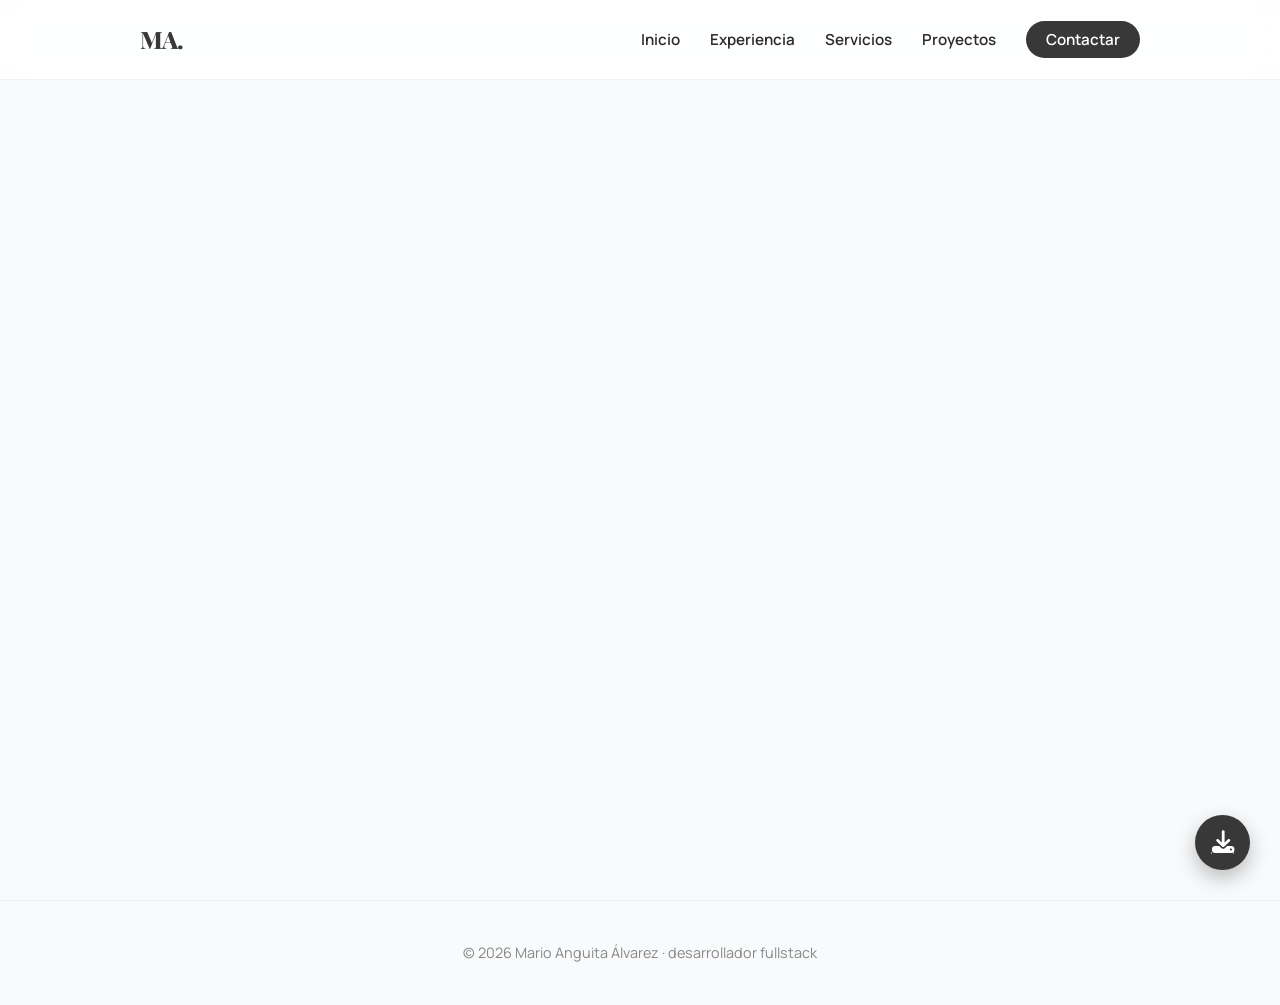
<file: index.html>
<!DOCTYPE html>
<html lang="es-ES">
<head>
    <meta charset="UTF-8">
    <meta name="viewport" content="width=device-width, initial-scale=1.0">
    <meta name="description" content="Portfolio y currículum de Mario Anguita Álvarez, desarrollador fullstack en Linares (Jaén). Especialista en Java, PHP, Angular, Swift, Unity y MySQL. Ver proyectos, servicios y experiencia.">
    <meta name="keywords" content="Mario Anguita Álvarez, Mario Anguita Alvarez, desarrollador fullstack Jaén, portfolio desarrollador Jaén, currículum programador Linares, Java PHP JavaScript Angular Swift Kotlin Unity MySQL, freelance desarrollador Jaén">
    <meta name="robots" content="index, follow, max-image-preview:large, max-snippet:-1, max-video-preview:-1">
    <meta name="googlebot" content="index, follow, max-image-preview:large, max-snippet:-1, max-video-preview:-1">
    <meta name="bingbot" content="index, follow, max-image-preview:large, max-snippet:-1, max-video-preview:-1">
    <meta name="author" content="Mario Anguita Álvarez">
    <meta name="creator" content="Mario Anguita Álvarez">
    <meta name="publisher" content="Mario Anguita Álvarez">
    <meta name="referrer" content="strict-origin-when-cross-origin">
    <meta http-equiv="content-language" content="es-ES">
    <meta name="language" content="Spanish">
    <meta name="format-detection" content="telephone=no">
    <meta name="theme-color" content="#383838">
    <meta name="mobile-web-app-capable" content="yes">
    <meta name="apple-mobile-web-app-capable" content="yes">
    <meta name="apple-mobile-web-app-title" content="Mario Anguita CV">
    <meta name="application-name" content="Portfolio Mario Anguita">
    <meta name="apple-mobile-web-app-status-bar-style" content="black-translucent">
    <meta name="geo.region" content="ES-J">
    <meta name="geo.placename" content="Linares, Jaén">
    <link rel="canonical" href="https://m4rt0-dev.es/">
    <link rel="alternate" hreflang="es-ES" href="https://m4rt0-dev.es/">
    <link rel="alternate" hreflang="es" href="https://m4rt0-dev.es/">
    <link rel="alternate" hreflang="x-default" href="https://m4rt0-dev.es/">
    <link rel="sitemap" type="application/xml" title="Sitemap" href="https://m4rt0-dev.es/sitemap.xml">
    <link rel="alternate" type="application/json" title="CV data JSON" href="https://m4rt0-dev.es/cv.json">
    <link rel="alternate" type="application/pdf" title="CV en PDF" href="https://m4rt0-dev.es/cv.pdf">
    <link rel="me" href="https://www.linkedin.com/in/mario-ang/">
    <link rel="icon" type="image/svg+xml" href="./favicon.svg">
    <link rel="shortcut icon" href="./favicon.svg">
    <link rel="apple-touch-icon" href="./Perfil.jpg">
    <link rel="manifest" href="./site.webmanifest">
    <meta property="og:type" content="website">
    <meta property="og:locale" content="es_ES">
    <meta property="og:site_name" content="Portfolio - Mario Anguita Álvarez">
    <meta property="og:title" content="Mario Anguita Álvarez | Desarrollador Fullstack">
    <meta property="og:description" content="Conoce la experiencia, formación y habilidades técnicas de Mario Anguita Álvarez (Mario Anguita Alvarez), desarrollador fullstack.">
    <meta property="og:url" content="https://m4rt0-dev.es/">
    <meta property="og:image" content="https://m4rt0-dev.es/Perfil.jpg">
    <meta property="og:image:url" content="https://m4rt0-dev.es/Perfil.jpg">
    <meta property="og:image:secure_url" content="https://m4rt0-dev.es/Perfil.jpg">
    <meta property="og:image:type" content="image/jpeg">
    <meta property="og:image:width" content="608">
    <meta property="og:image:height" content="609">
    <meta property="og:image:alt" content="Foto de perfil de Mario Anguita Álvarez">
    <meta property="og:updated_time" content="2026-05-27T00:00:00+02:00">
    <meta property="article:modified_time" content="2026-05-27T00:00:00+02:00">
    <meta name="twitter:card" content="summary_large_image">
    <meta name="twitter:title" content="Mario Anguita Álvarez | Desarrollador Fullstack">
    <meta name="twitter:description" content="Portfolio y currículum profesional de Mario Anguita Álvarez (Mario Anguita Alvarez), desarrollador fullstack.">
    <meta name="twitter:url" content="https://m4rt0-dev.es/">
    <meta name="twitter:image" content="https://m4rt0-dev.es/Perfil.jpg">
    <meta name="twitter:image:alt" content="Foto de perfil de Mario Anguita Álvarez">
    <title>Mario Anguita Álvarez | Portfolio y CV</title>
    <!-- Fuentes e Iconos -->
    <link rel="preload" href="./Perfil.jpg" as="image" fetchpriority="high">
    <link rel="dns-prefetch" href="//fonts.googleapis.com">
    <link rel="dns-prefetch" href="//fonts.gstatic.com">
    <link rel="dns-prefetch" href="//cdnjs.cloudflare.com">
    <link rel="dns-prefetch" href="//www.linkedin.com">
    <link rel="preconnect" href="https://fonts.googleapis.com">
    <link rel="preconnect" href="https://fonts.gstatic.com" crossorigin>
    <link rel="preconnect" href="https://cdnjs.cloudflare.com" crossorigin>
    <link rel="stylesheet" href="https://cdnjs.cloudflare.com/ajax/libs/font-awesome/6.4.0/css/all.min.css">
    <link href="https://fonts.googleapis.com/css2?family=Manrope:wght@300;400;600;800&family=Playfair+Display:ital,wght@0,600;1,600&display=swap" rel="stylesheet">
    <link rel="stylesheet" href="style.min.css?v=20260527">
    <script type="application/ld+json">
    {
      "@context": "https://schema.org",
      "@graph": [
        {
          "@type": "Person",
          "@id": "https://m4rt0-dev.es/#person",
          "name": "Mario Anguita Álvarez",
          "alternateName": "Mario Anguita Alvarez",
          "givenName": "Mario",
          "familyName": "Anguita Álvarez",
          "jobTitle": "Desarrollador Fullstack",
          "description": "Desarrollador Fullstack centrado en crear productos comprensibles, útiles y duraderos.",
          "url": "https://m4rt0-dev.es/",
          "email": "mario.ang.alvmaa@gmail.com",
          "telephone": "+34 618 85 78 50",
          "image": {
            "@type": "ImageObject",
            "contentUrl": "https://m4rt0-dev.es/Perfil.jpg",
            "caption": "Foto de perfil de Mario Anguita Álvarez"
          },
          "address": {
            "@type": "PostalAddress",
            "addressLocality": "Linares",
            "addressRegion": "Jaén",
            "addressCountry": "ES"
          },
          "contactPoint": {
            "@type": "ContactPoint",
            "contactType": "professional",
            "email": "mailto:mario.ang.alvmaa@gmail.com",
            "telephone": "+34 618 85 78 50",
            "availableLanguage": ["es", "en"]
          },
          "knowsLanguage": ["es", "en", "fr"],
          "alumniOf": [
            {
              "@type": "EducationalOrganization",
              "name": "Cesur Linares"
            },
            {
              "@type": "EducationalOrganization",
              "name": "I.E.S Cástulo"
            }
          ],
          "knowsAbout": [
            "Java",
            "PHP",
            "JavaScript",
            "Swift",
            "Kotlin",
            "Angular",
            "Ionic",
            "Unity",
            "Lua",
            "GLua",
            "GitHub",
            "MySQL",
            "Desarrollo web",
            "Desarrollo de software"
          ],
          "sameAs": [
            "https://www.linkedin.com/in/mario-ang/"
          ]
        },
        {
          "@type": "WebSite",
          "@id": "https://m4rt0-dev.es/#website",
          "url": "https://m4rt0-dev.es/",
          "name": "Portfolio - Mario Anguita Álvarez",
          "inLanguage": "es-ES",
          "potentialAction": {
            "@type": "ViewAction",
            "target": "https://m4rt0-dev.es/"
          },
          "publisher": {
            "@id": "https://m4rt0-dev.es/#person"
          }
        },
        {
          "@type": "WebPage",
          "@id": "https://m4rt0-dev.es/#webpage",
          "url": "https://m4rt0-dev.es/",
          "name": "Mario Anguita Álvarez | Portfolio y CV",
          "description": "Portfolio y currículum de Mario Anguita Álvarez, desarrollador fullstack en Linares (Jaén).",
          "datePublished": "2026-05-27",
          "dateModified": "2026-05-27",
          "isPartOf": {
            "@id": "https://m4rt0-dev.es/#website"
          },
          "about": {
            "@id": "https://m4rt0-dev.es/#person"
          },
          "mainEntity": {
            "@id": "https://m4rt0-dev.es/#person"
          },
          "primaryImageOfPage": {
            "@type": "ImageObject",
            "url": "https://m4rt0-dev.es/Perfil.jpg"
          },
          "inLanguage": "es-ES"
        },
        {
          "@type": "ProfilePage",
          "@id": "https://m4rt0-dev.es/#profilepage",
          "url": "https://m4rt0-dev.es/",
          "name": "Perfil profesional de Mario Anguita Álvarez",
          "mainEntity": {
            "@id": "https://m4rt0-dev.es/#person"
          },
          "inLanguage": "es-ES"
        },
        {
          "@type": "CreativeWork",
          "@id": "https://m4rt0-dev.es/#cvpdf",
          "name": "CV de Mario Anguita Álvarez",
          "encodingFormat": "application/pdf",
          "url": "https://m4rt0-dev.es/cv.pdf",
          "about": {
            "@id": "https://m4rt0-dev.es/#person"
          }
        },
        {
          "@type": "Dataset",
          "@id": "https://m4rt0-dev.es/#cvdataset",
          "name": "Datos estructurados del CV de Mario Anguita Álvarez",
          "description": "Archivo JSON con información profesional, experiencia, formación y habilidades técnicas.",
          "url": "https://m4rt0-dev.es/cv.json",
          "inLanguage": "es",
          "creator": {
            "@id": "https://m4rt0-dev.es/#person"
          },
          "distribution": {
            "@type": "DataDownload",
            "encodingFormat": "application/json",
            "contentUrl": "https://m4rt0-dev.es/cv.json"
          }
        },
        {
          "@type": "ItemList",
          "name": "Secciones del portfolio de Mario Anguita Álvarez",
          "itemListElement": [
            {
              "@type": "ListItem",
              "position": 1,
              "url": "https://m4rt0-dev.es/",
              "name": "Inicio - Portfolio y CV"
            },
            {
              "@type": "ListItem",
              "position": 2,
              "url": "https://m4rt0-dev.es/experiencia.html",
              "name": "Experiencia y Formación"
            },
            {
              "@type": "ListItem",
              "position": 3,
              "url": "https://m4rt0-dev.es/servicios.html",
              "name": "Servicios de Desarrollo Fullstack"
            },
            {
              "@type": "ListItem",
              "position": 4,
              "url": "https://m4rt0-dev.es/proyectos.html",
              "name": "Proyectos"
            }
          ]
        },
        {
          "@type": "FAQPage",
          "@id": "https://m4rt0-dev.es/#faq",
          "inLanguage": "es-ES",
          "mainEntity": [
            {
              "@type": "Question",
              "name": "¿Qué perfil profesional tiene Mario Anguita Álvarez?",
              "acceptedAnswer": {
                "@type": "Answer",
                "text": "Perfil de desarrollador fullstack orientado a crear productos útiles, comprensibles y mantenibles."
              }
            },
            {
              "@type": "Question",
              "name": "¿Qué tecnologías trabaja actualmente?",
              "acceptedAnswer": {
                "@type": "Answer",
                "text": "Java, PHP, JavaScript, Angular, Ionic, Unity, MySQL y herramientas de desarrollo modernas."
              }
            },
            {
              "@type": "Question",
              "name": "¿Cómo contactar para oportunidades profesionales?",
              "acceptedAnswer": {
                "@type": "Answer",
                "text": "A través de LinkedIn o por correo electrónico para colaboraciones, prácticas y empleo."
              }
            }
          ]
        }
      ]
    }
    </script>
</head>
<body>
    <noscript>
        <style>
            .seo-fallback {
                position: static;
                width: auto;
                height: auto;
                padding: 1rem;
                margin: 0 auto;
                overflow: visible;
                clip: auto;
                white-space: normal;
                border: 0;
                max-width: 1000px;
            }
        </style>
    </noscript>

    <main id="app">
        <section class="seo-fallback" aria-label="Resumen profesional">
            <h1>Mario Anguita Álvarez - Desarrollador Fullstack en Linares, Jaén</h1>
            <p>Portfolio y currículum de Mario Anguita Álvarez (Mario Anguita Alvarez), desarrollador fullstack en Linares (Jaén) con experiencia en Java, PHP, JavaScript, Angular, Swift, Kotlin, Unity y MySQL.</p>
          <p>Incluye experiencia profesional, formación académica, habilidades técnicas y proyectos de desarrollo web, móvil, backend y videojuegos.</p>
            <nav aria-label="Secciones">
                <ul>
                    <li><a href="/experiencia.html">Experiencia y Formación</a></li>
                    <li><a href="/servicios.html">Servicios de desarrollo fullstack</a></li>
                    <li><a href="/proyectos.html">Proyectos</a></li>
                </ul>
            </nav>
            <h2>Experiencia profesional</h2>
            <ul>
                <li>Prácticas en CodeArts (Linares, Jaén): mantenimiento de bases de datos, desarrollo fullstack y actualización de aplicaciones web.</li>
            </ul>
            <h2>Formación</h2>
            <ul>
                <li>FPGS en Desarrollo de Aplicaciones Multiplataforma (DAM) — Cesur Linares (2024–2026).</li>
                <li>Bachillerato Tecnológico — I.E.S. Cástulo, Linares, Jaén (2022–2024).</li>
            </ul>
          <h2>Servicios y especialidades</h2>
          <ul>
            <li>Desarrollo fullstack de aplicaciones web y software multiplataforma (Java, PHP, JavaScript, Angular).</li>
            <li>Aplicaciones móviles para iOS (Swift) y Android (Kotlin), o híbridas con Ionic.</li>
            <li>Mantenimiento y optimización de bases de datos MySQL y proyectos existentes.</li>
            <li>Videojuegos y experiencias interactivas con Unity (C#, Lua, GLua).</li>
          </ul>
            <h2>Contacto profesional</h2>
            <p>LinkedIn: <a href="https://www.linkedin.com/in/mario-ang/">mario-ang</a></p>
            <p>Email: <a href="mailto:mario.ang.alvmaa@gmail.com">mario.ang.alvmaa@gmail.com</a></p>
        </section>
    </main>

    <footer class="main-footer">
        <p>© 2026 Mario Anguita Álvarez · desarrollador fullstack</p>
    </footer>

    <!-- Botón de Descarga PDF -->
    <!-- Asegúrate de tener el archivo cv.pdf en la misma carpeta -->
    <a href="cv.pdf" download="CV_Mario_Anguita.pdf" class="pdf-fab" title="Descargar CV en PDF">
        <i class="fa-solid fa-download"></i>
    </a>

    <script src="app.min.js?v=20260527b" defer></script>
</body>
</html>
</file>
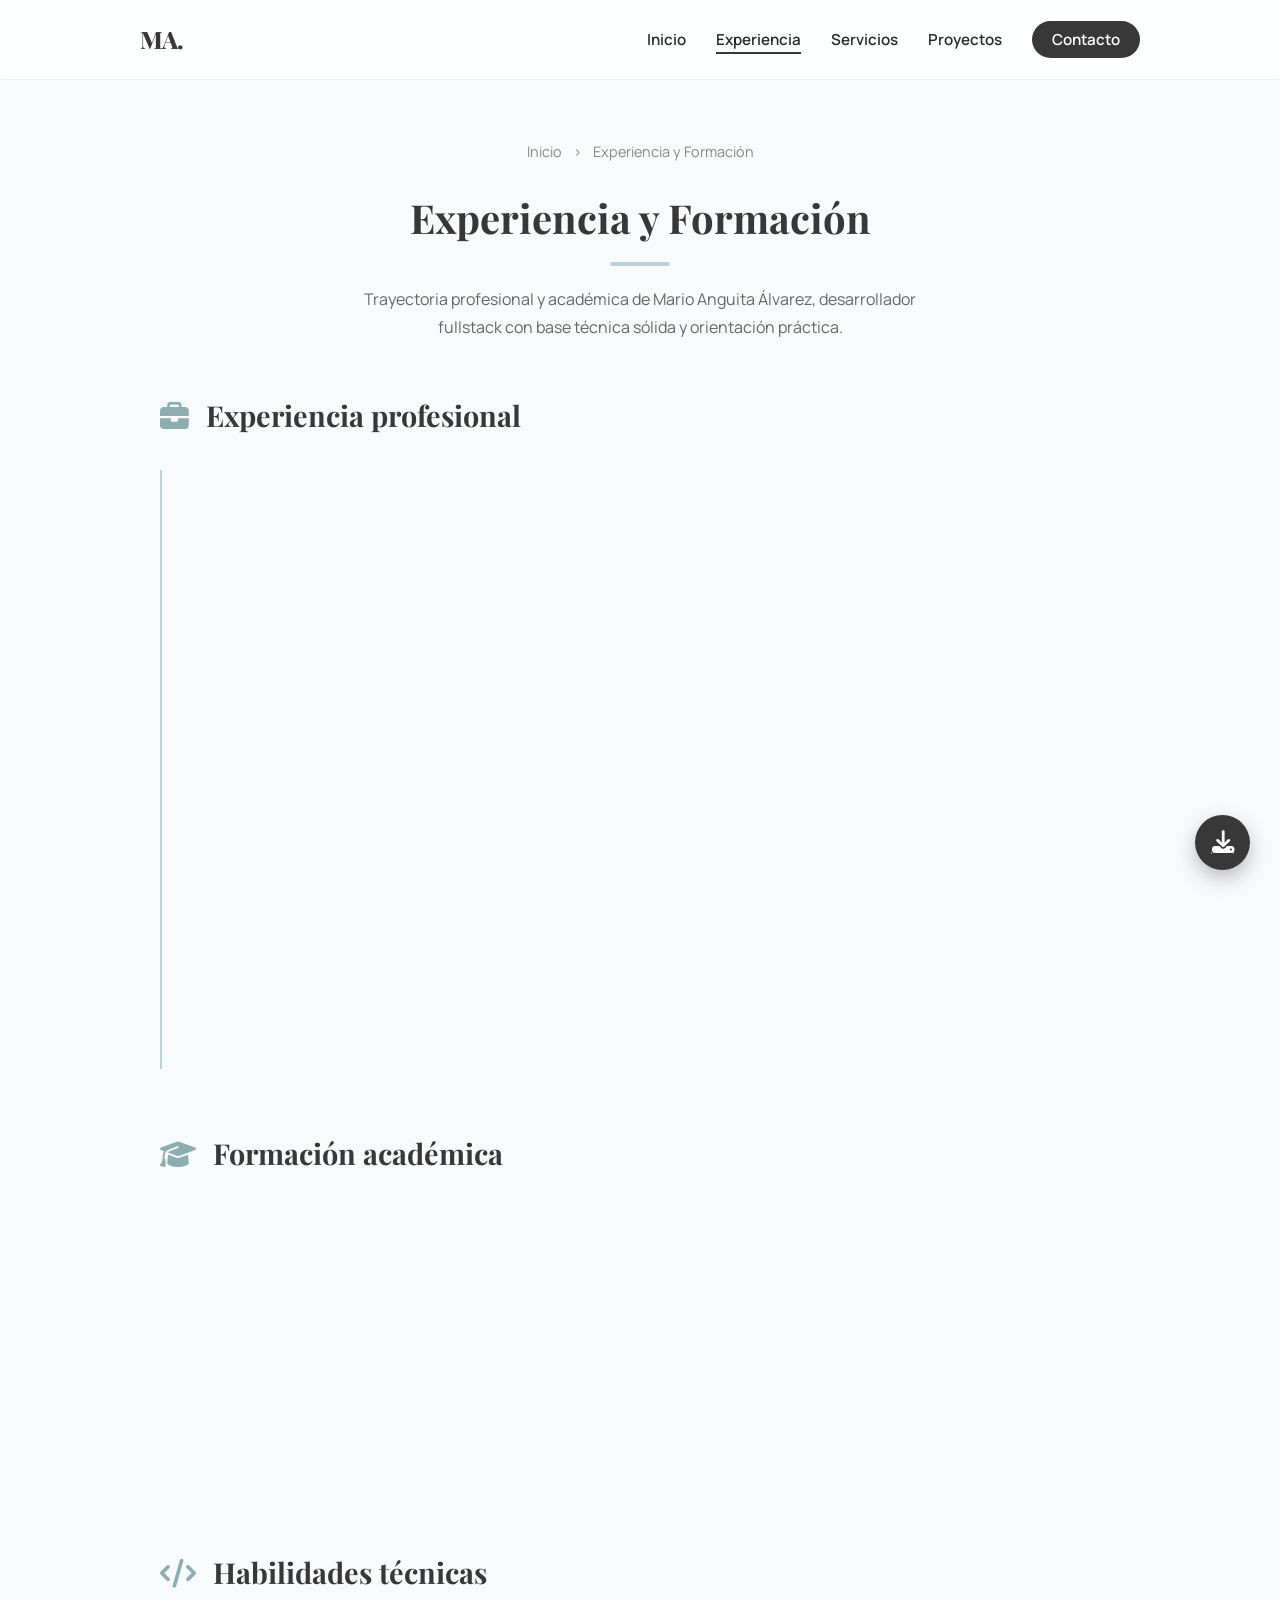
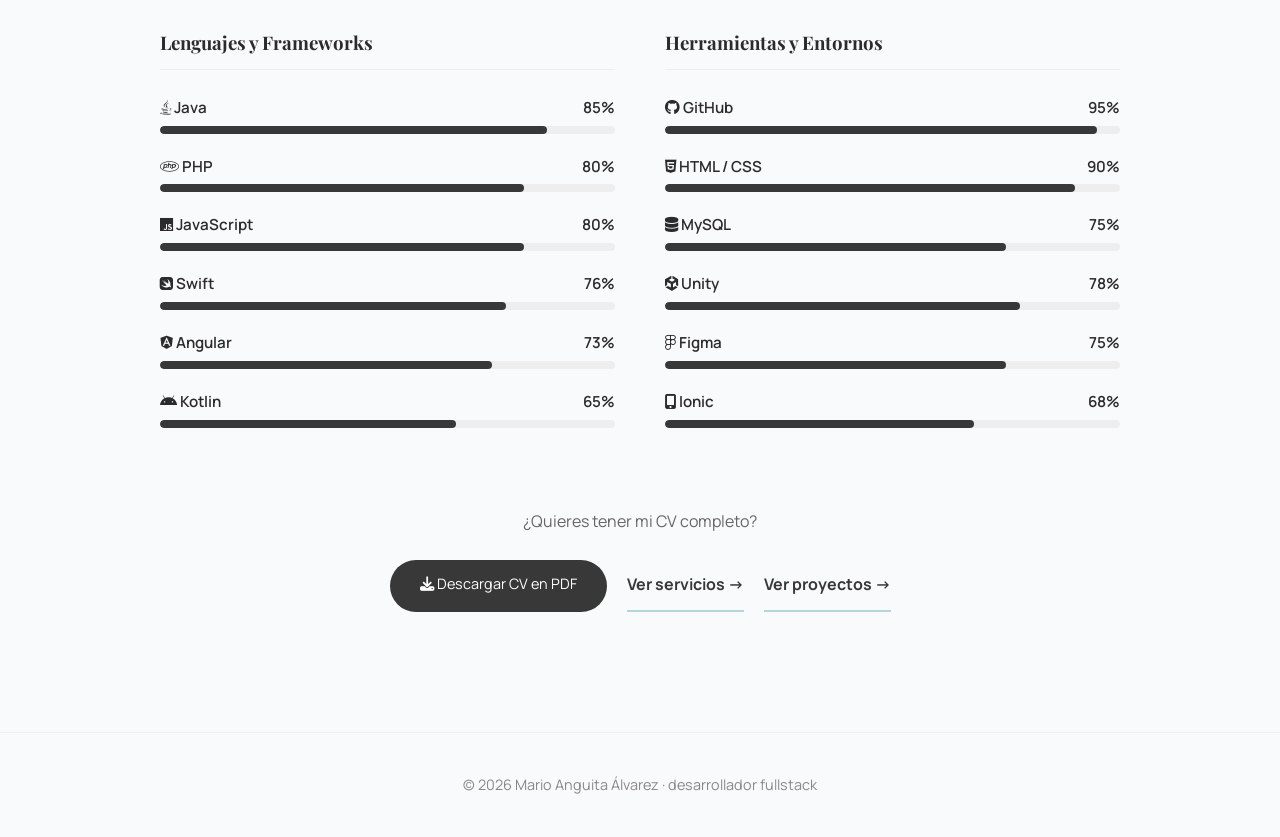
<file: experiencia.html>
<!DOCTYPE html>
<html lang="es-ES">
<head>
    <meta charset="UTF-8">
    <meta name="viewport" content="width=device-width, initial-scale=1.0">
    <meta name="description" content="Experiencia y formación de Mario Anguita Álvarez: prácticas en CodeArts, FPGS en Desarrollo de Aplicaciones Multiplataforma y Bachillerato Tecnológico. Desarrollador fullstack en Jaén.">
    <meta name="keywords" content="Mario Anguita Álvarez, experiencia desarrollador Jaén, formación programador, DAM Linares, CodeArts prácticas, currículum fullstack Jaén">
    <meta name="robots" content="index, follow, max-image-preview:large, max-snippet:-1, max-video-preview:-1">
    <meta name="author" content="Mario Anguita Álvarez">
    <meta name="theme-color" content="#383838">
    <link rel="canonical" href="https://m4rt0-dev.es/experiencia.html">
    <link rel="alternate" hreflang="es-ES" href="https://m4rt0-dev.es/experiencia.html">
    <link rel="alternate" hreflang="x-default" href="https://m4rt0-dev.es/experiencia.html">
    <link rel="sitemap" type="application/xml" title="Sitemap" href="https://m4rt0-dev.es/sitemap.xml">
    <link rel="icon" type="image/svg+xml" href="./favicon.svg">
    <link rel="shortcut icon" href="./favicon.svg">
    <link rel="apple-touch-icon" href="./Perfil.jpg">
    <link rel="manifest" href="./site.webmanifest">
    <meta property="og:type" content="website">
    <meta property="og:locale" content="es_ES">
    <meta property="og:site_name" content="Portfolio - Mario Anguita Álvarez">
    <meta property="og:title" content="Experiencia y Formación | Mario Anguita Álvarez - Desarrollador Fullstack">
    <meta property="og:description" content="Experiencia profesional y formación académica de Mario Anguita Álvarez: prácticas en CodeArts, FPGS DAM y Bachillerato Tecnológico en Linares, Jaén.">
    <meta property="og:url" content="https://m4rt0-dev.es/experiencia.html">
    <meta property="og:image" content="https://m4rt0-dev.es/Perfil.jpg">
    <meta property="og:image:alt" content="Foto de perfil de Mario Anguita Álvarez">
    <meta name="twitter:card" content="summary_large_image">
    <meta name="twitter:title" content="Experiencia y Formación | Mario Anguita Álvarez - Desarrollador Fullstack">
    <meta name="twitter:description" content="Experiencia profesional y formación de Mario Anguita Álvarez, desarrollador fullstack en Linares, Jaén.">
    <meta name="twitter:image" content="https://m4rt0-dev.es/Perfil.jpg">
    <title>Experiencia y Formación | Mario Anguita Álvarez - Desarrollador Fullstack</title>
    <link rel="dns-prefetch" href="//fonts.googleapis.com">
    <link rel="dns-prefetch" href="//fonts.gstatic.com">
    <link rel="dns-prefetch" href="//cdnjs.cloudflare.com">
    <link rel="preconnect" href="https://fonts.googleapis.com">
    <link rel="preconnect" href="https://fonts.gstatic.com" crossorigin>
    <link rel="stylesheet" href="https://cdnjs.cloudflare.com/ajax/libs/font-awesome/6.4.0/css/all.min.css">
    <link href="https://fonts.googleapis.com/css2?family=Manrope:wght@300;400;600;800&family=Playfair+Display:ital,wght@0,600;1,600&display=swap" rel="stylesheet">
    <link rel="stylesheet" href="style.min.css">
    <script type="application/ld+json">
    {
      "@context": "https://schema.org",
      "@graph": [
        {
          "@type": "BreadcrumbList",
          "itemListElement": [
            {
              "@type": "ListItem",
              "position": 1,
              "name": "Inicio",
              "item": "https://m4rt0-dev.es/"
            },
            {
              "@type": "ListItem",
              "position": 2,
              "name": "Experiencia y Formación",
              "item": "https://m4rt0-dev.es/experiencia.html"
            }
          ]
        },
        {
          "@type": "WebPage",
          "@id": "https://m4rt0-dev.es/experiencia.html#page",
          "url": "https://m4rt0-dev.es/experiencia.html",
          "name": "Experiencia y Formación de Mario Anguita Álvarez",
          "description": "Trayectoria profesional y formación académica de Mario Anguita Álvarez, desarrollador fullstack en Linares, Jaén.",
          "inLanguage": "es-ES",
          "about": { "@type": "Person", "name": "Mario Anguita Álvarez", "url": "https://m4rt0-dev.es/" }
        },
        {
          "@type": "Person",
          "@id": "https://m4rt0-dev.es/#person",
          "name": "Mario Anguita Álvarez",
          "alternateName": "Mario Anguita Alvarez",
          "jobTitle": "Desarrollador Fullstack",
          "url": "https://m4rt0-dev.es/",
          "worksFor": {
            "@type": "Organization",
            "name": "CodeArts"
          },
          "hasOccupation": {
            "@type": "Occupation",
            "name": "Desarrollador Fullstack",
            "occupationLocation": {
              "@type": "City",
              "name": "Linares, Jaén, España"
            },
            "skills": "Java, PHP, JavaScript, Swift, Kotlin, Angular, Ionic, Unity, MySQL, HTML, CSS, GitHub"
          },
          "alumniOf": [
            {
              "@type": "EducationalOrganization",
              "name": "Cesur Linares",
              "address": { "@type": "PostalAddress", "addressLocality": "Linares", "addressRegion": "Jaén", "addressCountry": "ES" }
            },
            {
              "@type": "EducationalOrganization",
              "name": "I.E.S Cástulo",
              "address": { "@type": "PostalAddress", "addressLocality": "Linares", "addressRegion": "Jaén", "addressCountry": "ES" }
            }
          ]
        },
        {
          "@type": "EducationalOccupationalCredential",
          "name": "FPGS Desarrollo de Aplicaciones Multiplataforma (DAM)",
          "credentialCategory": "degree",
          "recognizedBy": {
            "@type": "EducationalOrganization",
            "name": "Cesur Linares"
          },
          "dateCreated": "2026",
          "about": {
            "@type": "Person",
            "name": "Mario Anguita Álvarez",
            "url": "https://m4rt0-dev.es/"
          }
        }
      ]
    }
    </script>
</head>
<body>
    <nav class="glass-nav" aria-label="Navegación principal">
        <div class="nav-container">
            <a href="/" class="nav-logo">MA.</a>
            <button class="nav-toggle" type="button" aria-label="Abrir menú" aria-expanded="false" aria-controls="main-nav-links">
                <span></span>
                <span></span>
                <span></span>
            </button>
            <ul class="nav-links" id="main-nav-links">
                <li><a href="/">Inicio</a></li>
                <li><a href="/experiencia.html" class="active-link">Experiencia</a></li>
                <li><a href="/servicios.html">Servicios</a></li>
                <li><a href="/proyectos.html">Proyectos</a></li>
                <li><a href="mailto:mario.ang.alvmaa@gmail.com" class="btn-contact nav-contact">Contacto</a></li>
            </ul>
        </div>
    </nav>

    <main style="padding-top: 80px;">
        <div class="main-content">

            <header class="section-header" style="margin-top: 60px; margin-bottom: 50px;">
                <nav aria-label="Breadcrumb" style="margin-bottom: 20px; font-size: 0.9rem; color: #888;">
                    <a href="/" style="color: #888; text-decoration: none;">Inicio</a>
                    <span style="margin: 0 8px;">›</span>
                    <span>Experiencia y Formación</span>
                </nav>
                <h1 class="section-title">Experiencia y Formación</h1>
                <div class="separator"></div>
                <p style="color: #666; margin-top: 20px; max-width: 600px; margin-left: auto; margin-right: auto;">
                    Trayectoria profesional y académica de Mario Anguita Álvarez,
                    desarrollador fullstack con base técnica sólida y orientación práctica.
                </p>
            </header>

            <section aria-labelledby="exp-heading">
                <h2 id="exp-heading" class="section-title" style="font-size: 1.8rem; text-align: left; margin-bottom: 30px;">
                    <i class="fa-solid fa-briefcase" style="color: var(--accent-dark); margin-right: 10px;"></i>
                    Experiencia profesional
                </h2>
                <div class="timeline-container">
                    <article class="timeline-card scroll-trigger">
                        <span class="card-date">Enero 2025 – Febrero 2025</span>
                        <div class="card-content">
                            <h3>Estudiante en Prácticas</h3>
                            <h4>CodeArts · Linares, Jaén</h4>
                            <ul>
                                <li>Mantenimiento de la base de datos y registros del sistema.</li>
                                <li>Diseño, desarrollo, actualización y mantenimiento de aplicaciones de software.</li>
                                <li>Trabajo con distintas bases de datos y contextos back-end y front-end.</li>
                                <li>Mantenimiento y actualización de páginas web.</li>
                            </ul>
                        </div>
                    </article>
                    <article class="timeline-card scroll-trigger">
                        <span class="card-date">Abril 2026 – Junio 2026</span>
                        <div class="card-content">
                            <h3>Estudiante en Prácticas</h3>
                            <h4>LinaRed · Linares, Jaén</h4>
                            <ul>
                                <li>Creacion de una aplicacion web para gestion de tickets de incidencias.</li>
                                <li>Diseño, desarrollo, actualización y mantenimiento de aplicaciones de software.</li>
                                <li>Gestion y mantenimiendo de CRMs de distintas empresas externas.</li>
                            </ul>
                        </div>
                    </article>
                </div>
            </section>

            <section aria-labelledby="edu-heading" style="margin-top: 60px;">
                <h2 id="edu-heading" class="section-title" style="font-size: 1.8rem; text-align: left; margin-bottom: 30px;">
                    <i class="fa-solid fa-graduation-cap" style="color: var(--accent-dark); margin-right: 10px;"></i>
                    Formación académica
                </h2>
                <div class="grid-2-col">

                    <article class="education-card scroll-trigger">
                        <div class="edu-icon"><i class="fa-solid fa-laptop-code"></i></div>
                        <div class="edu-info">
                            <h3>FPGS — Desarrollo de Aplicaciones Multiplataforma</h3>
                            <span class="institution">Cesur Linares</span>
                            <span class="year">2024 – 2026 · Linares, Jaén</span>
                            <p class="details">Con excelentes aptitudes en programación Java, Swift y PHP. Formación en arquitecturas de aplicaciones multiplataforma, bases de datos y desarrollo ágil.</p>
                        </div>
                    </article>

                    <article class="education-card scroll-trigger">
                        <div class="edu-icon"><i class="fa-solid fa-school"></i></div>
                        <div class="edu-info">
                            <h3>Bachillerato Tecnológico</h3>
                            <span class="institution">I.E.S. Cástulo</span>
                            <span class="year">2022 – 2024 · Linares, Jaén</span>
                            <p class="details">Con excelentes aptitudes en Programación e Industria. Base sólida en pensamiento lógico, matemáticas y tecnología aplicada.</p>
                        </div>
                    </article>

                </div>
            </section>

            <section aria-labelledby="skills-heading" style="margin-top: 60px;">
                <h2 id="skills-heading" class="section-title" style="font-size: 1.8rem; text-align: left; margin-bottom: 30px;">
                    <i class="fa-solid fa-code" style="color: var(--accent-dark); margin-right: 10px;"></i>
                    Habilidades técnicas
                </h2>
                <div class="skills-wrapper" style="flex-wrap: wrap;">
                    <div class="skills-col">
                        <h3 class="col-title">Lenguajes y Frameworks</h3>
                        <div class="tech-item">
                            <div class="tech-header"><span><i class="fa-brands fa-java"></i> Java</span><span>85%</span></div>
                            <div class="skill-track"><div class="skill-progress" style="width: 85%;"></div></div>
                        </div>
                        <div class="tech-item">
                            <div class="tech-header"><span><i class="fa-brands fa-php"></i> PHP</span><span>80%</span></div>
                            <div class="skill-track"><div class="skill-progress" style="width: 80%;"></div></div>
                        </div>
                        <div class="tech-item">
                            <div class="tech-header"><span><i class="fa-brands fa-js"></i> JavaScript</span><span>80%</span></div>
                            <div class="skill-track"><div class="skill-progress" style="width: 80%;"></div></div>
                        </div>
                        <div class="tech-item">
                            <div class="tech-header"><span><i class="fa-brands fa-swift"></i> Swift</span><span>76%</span></div>
                            <div class="skill-track"><div class="skill-progress" style="width: 76%;"></div></div>
                        </div>
                        <div class="tech-item">
                            <div class="tech-header"><span><i class="fa-brands fa-angular"></i> Angular</span><span>73%</span></div>
                            <div class="skill-track"><div class="skill-progress" style="width: 73%;"></div></div>
                        </div>
                        <div class="tech-item">
                            <div class="tech-header"><span><i class="fa-brands fa-android"></i> Kotlin</span><span>65%</span></div>
                            <div class="skill-track"><div class="skill-progress" style="width: 65%;"></div></div>
                        </div>
                    </div>
                    <div class="skills-col">
                        <h3 class="col-title">Herramientas y Entornos</h3>
                        <div class="tech-item">
                            <div class="tech-header"><span><i class="fa-brands fa-github"></i> GitHub</span><span>95%</span></div>
                            <div class="skill-track"><div class="skill-progress" style="width: 95%;"></div></div>
                        </div>
                        <div class="tech-item">
                            <div class="tech-header"><span><i class="fa-brands fa-html5"></i> HTML / CSS</span><span>90%</span></div>
                            <div class="skill-track"><div class="skill-progress" style="width: 90%;"></div></div>
                        </div>
                        <div class="tech-item">
                            <div class="tech-header"><span><i class="fa-solid fa-database"></i> MySQL</span><span>75%</span></div>
                            <div class="skill-track"><div class="skill-progress" style="width: 75%;"></div></div>
                        </div>
                        <div class="tech-item">
                            <div class="tech-header"><span><i class="fa-brands fa-unity"></i> Unity</span><span>78%</span></div>
                            <div class="skill-track"><div class="skill-progress" style="width: 78%;"></div></div>
                        </div>
                        <div class="tech-item">
                            <div class="tech-header"><span><i class="fa-brands fa-figma"></i> Figma</span><span>75%</span></div>
                            <div class="skill-track"><div class="skill-progress" style="width: 75%;"></div></div>
                        </div>
                        <div class="tech-item">
                            <div class="tech-header"><span><i class="fa-solid fa-mobile-screen-button"></i> Ionic</span><span>68%</span></div>
                            <div class="skill-track"><div class="skill-progress" style="width: 68%;"></div></div>
                        </div>
                    </div>
                </div>
            </section>

            <section style="text-align: center; margin-top: 60px; margin-bottom: 40px;" aria-label="Descarga CV">
                <p style="color: #666; margin-bottom: 25px;">¿Quieres tener mi CV completo?</p>
                <div style="display: flex; gap: 20px; justify-content: center; flex-wrap: wrap;">
                    <a href="cv.pdf" download="CV_Mario_Anguita.pdf" class="btn-contact" style="display: inline-block; padding: 12px 30px;">
                        <i class="fa-solid fa-download"></i> Descargar CV en PDF
                    </a>
                    <a href="/servicios.html" class="btn-social" style="line-height: 48px;">Ver servicios →</a>
                    <a href="/proyectos.html" class="btn-social" style="line-height: 48px;">Ver proyectos →</a>
                </div>
            </section>

        </div>
    </main>

    <footer class="main-footer">
        <p>© 2026 Mario Anguita Álvarez · desarrollador fullstack</p>
    </footer>

    <a href="cv.pdf" download="CV_Mario_Anguita.pdf" class="pdf-fab" title="Descargar CV en PDF">
        <i class="fa-solid fa-download"></i>
    </a>

    <script>
        const observer = new IntersectionObserver((entries) => {
            entries.forEach(entry => {
                if (entry.isIntersecting) entry.target.classList.add('is-visible');
                else entry.target.classList.remove('is-visible');
            });
        }, { threshold: 0.1 });
        document.querySelectorAll('.scroll-trigger').forEach(el => observer.observe(el));

        const navToggle = document.querySelector('.nav-toggle');
        const navLinks = document.querySelector('.nav-links');

        if (navToggle && navLinks) {
            const closeMenu = () => {
                navLinks.classList.remove('nav-open');
                navToggle.classList.remove('is-open');
                navToggle.setAttribute('aria-expanded', 'false');
                navToggle.setAttribute('aria-label', 'Abrir menú');
            };

            navToggle.addEventListener('click', () => {
                const isOpen = navLinks.classList.toggle('nav-open');
                navToggle.classList.toggle('is-open', isOpen);
                navToggle.setAttribute('aria-expanded', String(isOpen));
                navToggle.setAttribute('aria-label', isOpen ? 'Cerrar menú' : 'Abrir menú');
            });

            navLinks.addEventListener('click', (event) => { if (event.target.closest('a')) closeMenu(); });
            window.addEventListener('resize', () => { if (window.innerWidth > 768) closeMenu(); });
            document.addEventListener('keydown', (event) => { if (event.key === 'Escape') closeMenu(); });
        }
    </script>
</body>
</html>
</file>
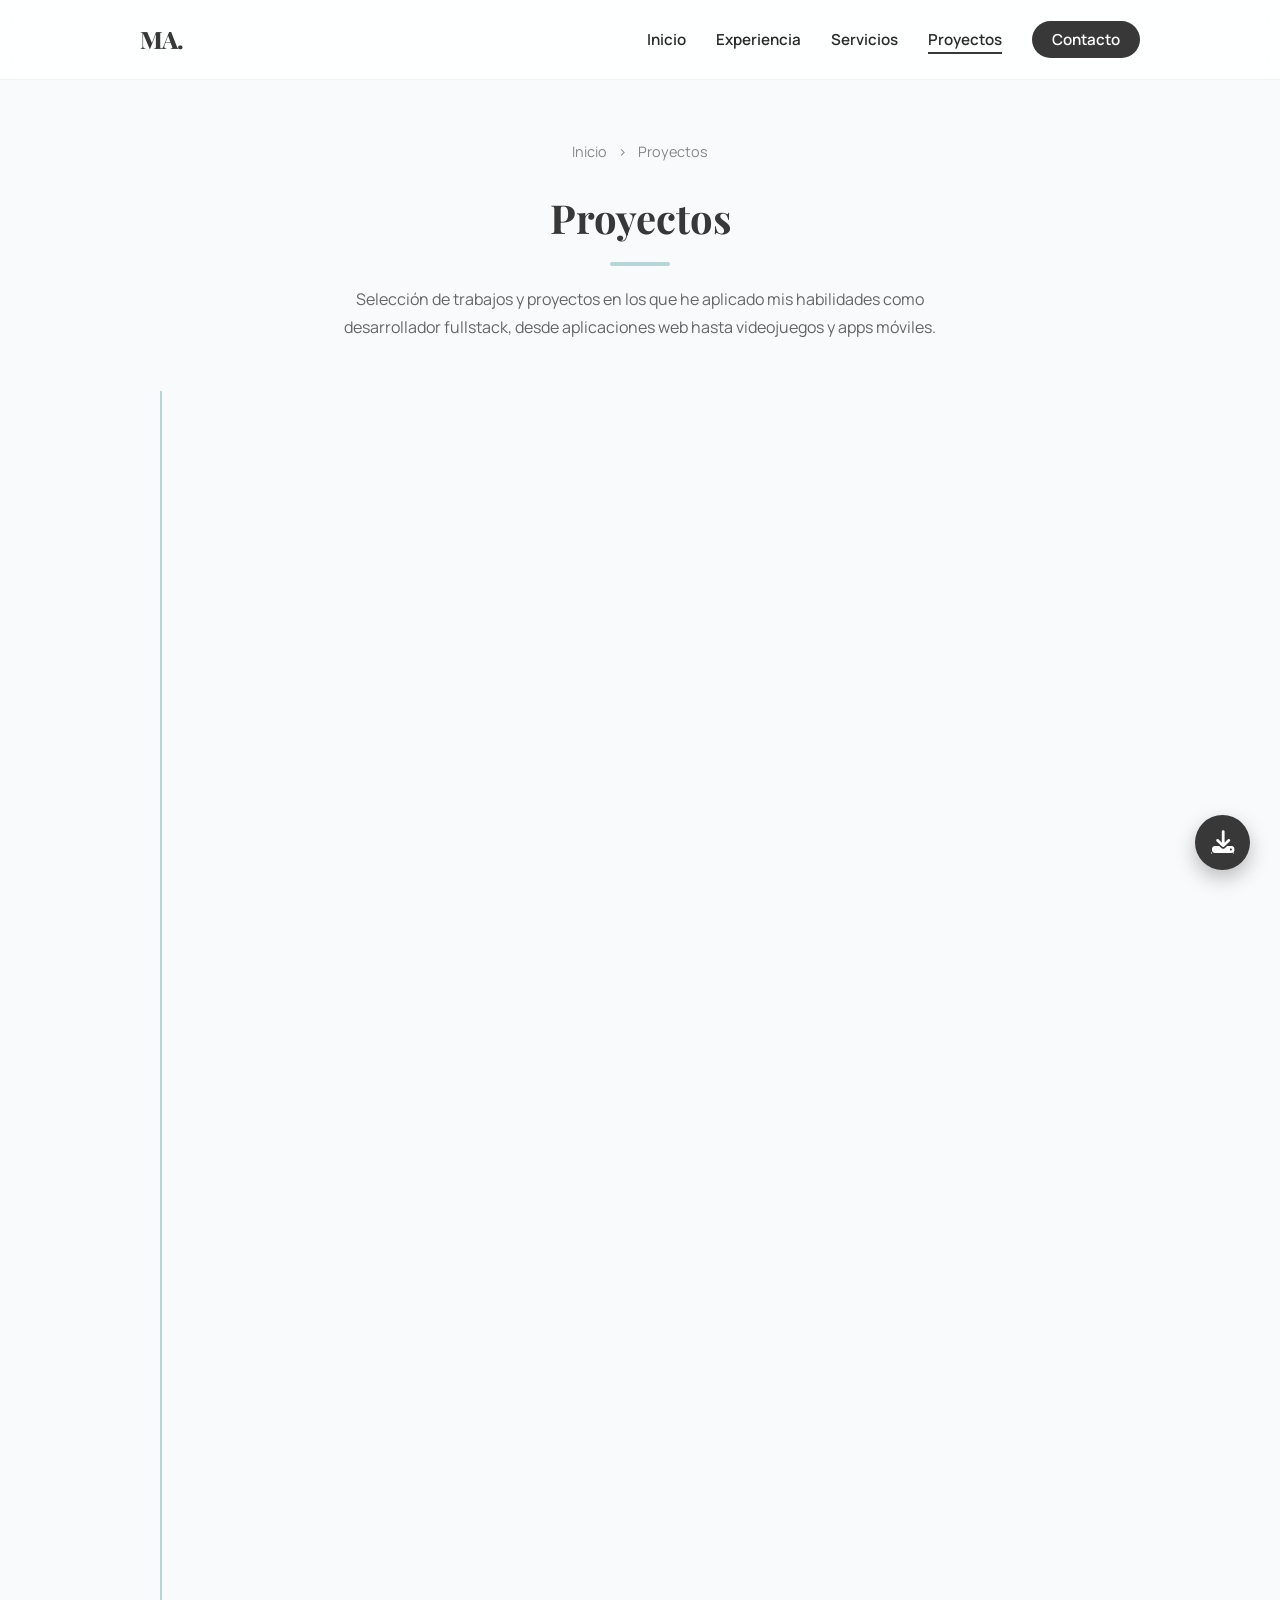
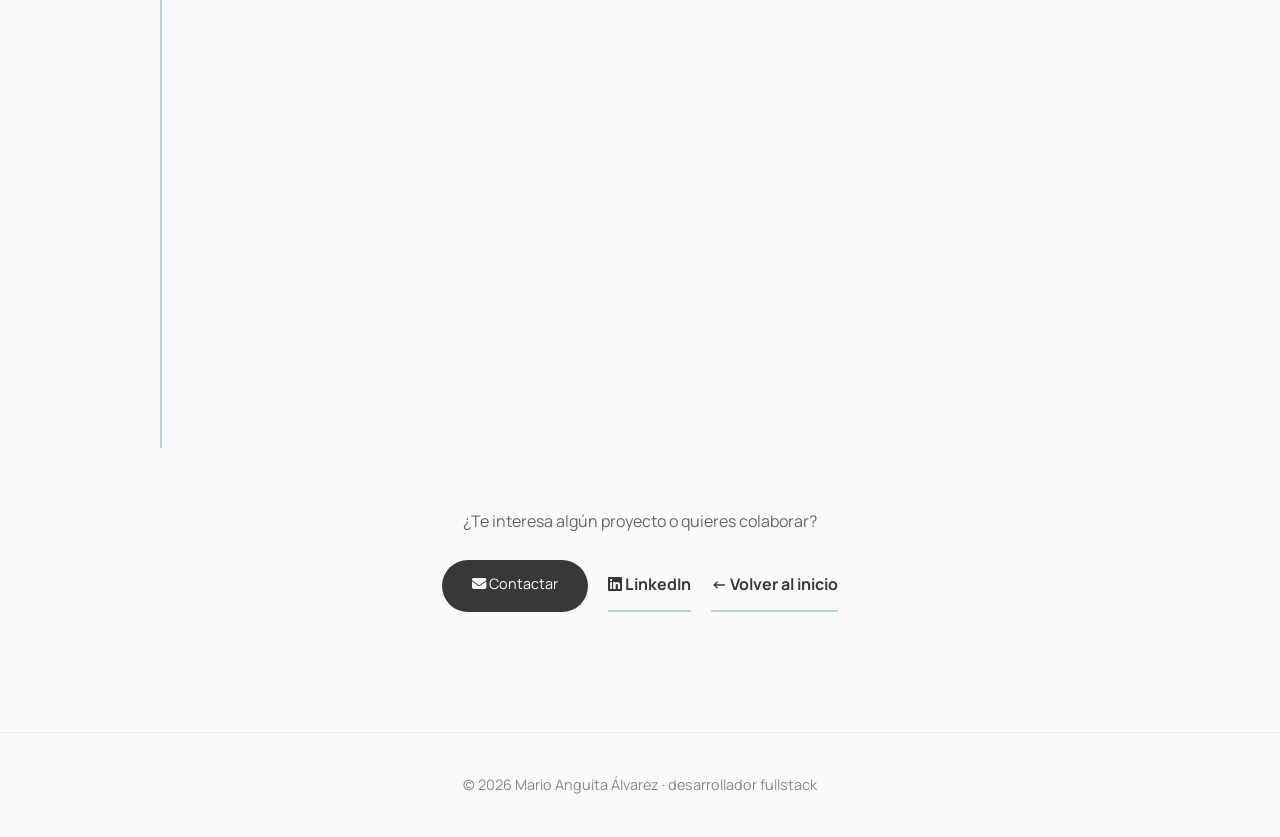
<file: proyectos.html>
<!DOCTYPE html>
<html lang="es-ES">
<head>
    <meta charset="UTF-8">
    <meta name="viewport" content="width=device-width, initial-scale=1.0">
    <meta name="description" content="Proyectos de Mario Anguita Álvarez: aplicaciones Java, PHP, Angular, Ionic, Unity y más. Portfolio de desarrollo fullstack en Linares (Jaén).">
    <meta name="keywords" content="Mario Anguita Álvarez, proyectos fullstack, portfolio Java, Angular, Unity, Ionic, PHP, desarrollador Jaén">
    <meta name="robots" content="index, follow, max-image-preview:large, max-snippet:-1, max-video-preview:-1">
    <meta name="author" content="Mario Anguita Álvarez">
    <meta name="theme-color" content="#383838">
    <link rel="canonical" href="https://m4rt0-dev.es/proyectos.html">
    <link rel="alternate" hreflang="es-ES" href="https://m4rt0-dev.es/proyectos.html">
    <link rel="alternate" hreflang="x-default" href="https://m4rt0-dev.es/proyectos.html">
    <link rel="sitemap" type="application/xml" title="Sitemap" href="https://m4rt0-dev.es/sitemap.xml">
    <link rel="icon" type="image/svg+xml" href="./favicon.svg">
    <link rel="shortcut icon" href="./favicon.svg">
    <link rel="apple-touch-icon" href="./Perfil.jpg">
    <link rel="manifest" href="./site.webmanifest">
    <meta property="og:type" content="website">
    <meta property="og:locale" content="es_ES">
    <meta property="og:site_name" content="Portfolio - Mario Anguita Álvarez">
    <meta property="og:title" content="Proyectos | Mario Anguita Álvarez - Desarrollador Fullstack">
    <meta property="og:description" content="Portfolio de proyectos de Mario Anguita Álvarez: aplicaciones web, móvil, videojuegos y scripts. Desarrollador fullstack en Linares, Jaén.">
    <meta property="og:url" content="https://m4rt0-dev.es/proyectos.html">
    <meta property="og:image" content="https://m4rt0-dev.es/Perfil.jpg">
    <meta property="og:image:alt" content="Foto de perfil de Mario Anguita Álvarez">
    <meta name="twitter:card" content="summary_large_image">
    <meta name="twitter:title" content="Proyectos | Mario Anguita Álvarez - Desarrollador Fullstack">
    <meta name="twitter:description" content="Portfolio de proyectos de Mario Anguita Álvarez: aplicaciones web, móvil, videojuegos y scripts.">
    <meta name="twitter:image" content="https://m4rt0-dev.es/Perfil.jpg">
    <title>Proyectos | Mario Anguita Álvarez - Desarrollador Fullstack</title>
    <link rel="dns-prefetch" href="//fonts.googleapis.com">
    <link rel="dns-prefetch" href="//fonts.gstatic.com">
    <link rel="dns-prefetch" href="//cdnjs.cloudflare.com">
    <link rel="preconnect" href="https://fonts.googleapis.com">
    <link rel="preconnect" href="https://fonts.gstatic.com" crossorigin>
    <link rel="stylesheet" href="https://cdnjs.cloudflare.com/ajax/libs/font-awesome/6.4.0/css/all.min.css">
    <link href="https://fonts.googleapis.com/css2?family=Manrope:wght@300;400;600;800&family=Playfair+Display:ital,wght@0,600;1,600&display=swap" rel="stylesheet">
    <link rel="stylesheet" href="style.min.css">
    <script type="application/ld+json">
    {
      "@context": "https://schema.org",
      "@graph": [
        {
          "@type": "BreadcrumbList",
          "itemListElement": [
            {
              "@type": "ListItem",
              "position": 1,
              "name": "Inicio",
              "item": "https://m4rt0-dev.es/"
            },
            {
              "@type": "ListItem",
              "position": 2,
              "name": "Proyectos",
              "item": "https://m4rt0-dev.es/proyectos.html"
            }
          ]
        },
        {
          "@type": "CollectionPage",
          "@id": "https://m4rt0-dev.es/proyectos.html#page",
          "url": "https://m4rt0-dev.es/proyectos.html",
          "name": "Proyectos de Mario Anguita Álvarez",
          "description": "Colección de proyectos de desarrollo fullstack, aplicaciones móviles, videojuegos y scripts de Mario Anguita Álvarez.",
          "inLanguage": "es-ES",
          "author": {
            "@type": "Person",
            "name": "Mario Anguita Álvarez",
            "url": "https://m4rt0-dev.es/"
          }
        },
        {
          "@type": "SoftwareSourceCode",
          "name": "Portfolio y CV Web",
          "description": "Sitio web personal de portfolio y CV desarrollado con HTML, CSS y JavaScript. Diseño responsive con modo de accesibilidad y SEO optimizado.",
          "programmingLanguage": ["HTML", "CSS", "JavaScript"],
          "author": { "@type": "Person", "name": "Mario Anguita Álvarez", "url": "https://m4rt0-dev.es/" },
          "url": "https://github.com/M4rt0-dev",
          "codeRepository": "https://github.com/M4rt0-dev",
          "runtimePlatform": "Web Browser"
        },
        {
          "@type": "CreativeWork",
          "name": "Aplicaciones Multiplataforma con Ionic y Angular",
          "description": "Desarrollo de aplicaciones híbridas multiplataforma (iOS y Android) utilizando Ionic Framework junto con Angular para lógica de negocio y componentes UI.",
          "keywords": ["Ionic", "Angular", "TypeScript", "Mobile", "Multiplataforma"],
          "author": { "@type": "Person", "name": "Mario Anguita Álvarez", "url": "https://m4rt0-dev.es/" },
          "genre": "Desarrollo de software"
        },
        {
          "@type": "CreativeWork",
          "name": "Videojuegos y experiencias interactivas con Unity",
          "description": "Diseño e implementación de experiencias interactivas y videojuegos usando Unity con C# y scripting en Lua/GLua para entornos de juego.",
          "keywords": ["Unity", "C#", "Lua", "GLua", "Game Development", "Videojuego"],
          "author": { "@type": "Person", "name": "Mario Anguita Álvarez", "url": "https://m4rt0-dev.es/" },
          "genre": "Videojuego"
        },
        {
          "@type": "CreativeWork",
          "name": "Aplicaciones nativas iOS con Swift",
          "description": "Desarrollo de aplicaciones nativas para iOS y macOS utilizando Swift y Xcode, con enfoque en rendimiento y experiencia de usuario.",
          "keywords": ["Swift", "iOS", "Xcode", "Apple", "Mobile"],
          "author": { "@type": "Person", "name": "Mario Anguita Álvarez", "url": "https://m4rt0-dev.es/" },
          "genre": "Desarrollo de software"
        },
        {
          "@type": "CreativeWork",
          "name": "Backend y gestión de datos con Java y PHP",
          "description": "Desarrollo de aplicaciones backend, APIs y sistemas de gestión de bases de datos MySQL usando Java y PHP con enfoque en mantenibilidad y escalabilidad.",
          "keywords": ["Java", "PHP", "MySQL", "Backend", "API", "Base de datos"],
          "author": { "@type": "Person", "name": "Mario Anguita Álvarez", "url": "https://m4rt0-dev.es/" },
          "genre": "Desarrollo de software"
        }
      ]
    }
    </script>
</head>
<body>
    <nav class="glass-nav" aria-label="Navegación principal">
        <div class="nav-container">
            <a href="/" class="nav-logo">MA.</a>
            <button class="nav-toggle" type="button" aria-label="Abrir menú" aria-expanded="false" aria-controls="main-nav-links">
                <span></span>
                <span></span>
                <span></span>
            </button>
            <ul class="nav-links" id="main-nav-links">
                <li><a href="/">Inicio</a></li>
                <li><a href="/experiencia.html">Experiencia</a></li>
                <li><a href="/servicios.html">Servicios</a></li>
                <li><a href="/proyectos.html" class="active-link">Proyectos</a></li>
                <li><a href="mailto:mario.ang.alvmaa@gmail.com" class="btn-contact nav-contact">Contacto</a></li>
            </ul>
        </div>
    </nav>

    <main style="padding-top: 80px;">
        <div class="main-content">

            <header class="section-header" style="margin-top: 60px; margin-bottom: 50px;">
                <nav aria-label="Breadcrumb" style="margin-bottom: 20px; font-size: 0.9rem; color: #888;">
                    <a href="/" style="color: #888; text-decoration: none;">Inicio</a>
                    <span style="margin: 0 8px;">›</span>
                    <span>Proyectos</span>
                </nav>
                <h1 class="section-title">Proyectos</h1>
                <div class="separator"></div>
                <p style="color: #666; margin-top: 20px; max-width: 600px; margin-left: auto; margin-right: auto;">
                    Selección de trabajos y proyectos en los que he aplicado mis habilidades como desarrollador fullstack,
                    desde aplicaciones web hasta videojuegos y apps móviles.
                </p>
            </header>

            <section aria-label="Proyectos de desarrollo web">
                <div class="timeline-container">

                    <article class="timeline-card scroll-trigger">
                        <span class="card-date"><i class="fa-brands fa-html5"></i> Web</span>
                        <div class="card-content">
                            <h2>Portfolio y CV Web</h2>
                            <h3 style="color: #666; font-weight: 400; font-size: 1rem; margin-bottom: 15px;">HTML · CSS · JavaScript</h3>
                            <p style="color: #555;">
                                Sitio web personal desarrollado desde cero con HTML semántico, CSS personalizado y JavaScript. 
                                Diseño responsive, accesible y optimizado para SEO con datos estructurados schema.org,
                                web manifest y fuentes web optimizadas.
                            </p>
                            <div style="margin-top: 15px;">
                                <a href="https://github.com/M4rt0-dev" class="btn-social" target="_blank" rel="noopener noreferrer">
                                    <i class="fa-brands fa-github"></i> GitHub
                                </a>
                            </div>
                        </div>
                    </article>

                    <article class="timeline-card scroll-trigger">
                        <span class="card-date"><i class="fa-solid fa-mobile-screen-button"></i> Móvil</span>
                        <div class="card-content">
                            <h2>Aplicaciones Multiplataforma con Ionic y Angular</h2>
                            <h3 style="color: #666; font-weight: 400; font-size: 1rem; margin-bottom: 15px;">Ionic · Angular · TypeScript</h3>
                            <p style="color: #555;">
                                Desarrollo de aplicaciones híbridas para iOS y Android con Ionic Framework y Angular.
                                Gestión de estado, navegación entre vistas, integración con APIs REST y 
                                componentes de interfaz optimizados para dispositivos móviles.
                            </p>
                        </div>
                    </article>

                    <article class="timeline-card scroll-trigger">
                        <span class="card-date"><i class="fa-brands fa-swift"></i> iOS</span>
                        <div class="card-content">
                            <h2>Aplicaciones Nativas iOS con Swift</h2>
                            <h3 style="color: #666; font-weight: 400; font-size: 1rem; margin-bottom: 15px;">Swift · Xcode · UIKit / SwiftUI</h3>
                            <p style="color: #555;">
                                Diseño e implementación de aplicaciones nativas para iOS con Swift usando Xcode.
                                Enfoque en rendimiento, integración con APIs de Apple y experiencia de usuario fluida 
                                siguiendo las Human Interface Guidelines de Apple.
                            </p>
                        </div>
                    </article>

                    <article class="timeline-card scroll-trigger">
                        <span class="card-date"><i class="fa-brands fa-java"></i> Backend</span>
                        <div class="card-content">
                            <h2>Backend y Gestión de Datos con Java y PHP</h2>
                            <h3 style="color: #666; font-weight: 400; font-size: 1rem; margin-bottom: 15px;">Java · PHP · MySQL</h3>
                            <p style="color: #555;">
                                Desarrollo de aplicaciones backend, sistemas de gestión y APIs con Java y PHP.
                                Diseño y mantenimiento de bases de datos MySQL, consultas optimizadas y
                                arquitecturas orientadas a la mantenibilidad a largo plazo.
                            </p>
                        </div>
                    </article>

                    <article class="timeline-card scroll-trigger">
                        <span class="card-date"><i class="fa-brands fa-unity"></i> Videojuegos</span>
                        <div class="card-content">
                            <h2>Videojuegos y Experiencias Interactivas con Unity</h2>
                            <h3 style="color: #666; font-weight: 400; font-size: 1rem; margin-bottom: 15px;">Unity · C# · Lua · GLua</h3>
                            <p style="color: #555;">
                                Creación de experiencias interactivas y videojuegos usando Unity con C#.
                                Scripting en Lua y GLua para sistemas de juego, inteligencia artificial básica,
                                gestión de eventos y personalización de mecánicas de juego.
                            </p>
                        </div>
                    </article>

                    <article class="timeline-card scroll-trigger">
                        <span class="card-date"><i class="fa-brands fa-android"></i> Android</span>
                        <div class="card-content">
                            <h2>Aplicaciones Android con Kotlin</h2>
                            <h3 style="color: #666; font-weight: 400; font-size: 1rem; margin-bottom: 15px;">Kotlin · Android Studio</h3>
                            <p style="color: #555;">
                                Desarrollo de aplicaciones Android nativas con Kotlin, siguiendo buenas prácticas
                                de arquitectura (MVVM), gestión del ciclo de vida de actividades y fragmentos, 
                                e integración con servicios y APIs externas.
                            </p>
                        </div>
                    </article>

                </div>
            </section>

            <section style="text-align: center; margin-top: 60px; margin-bottom: 40px;" aria-label="Más información">
                <p style="color: #666; margin-bottom: 25px;">¿Te interesa algún proyecto o quieres colaborar?</p>
                <div style="display: flex; gap: 20px; justify-content: center; flex-wrap: wrap;">
                    <a href="mailto:mario.ang.alvmaa@gmail.com" class="btn-contact" style="display: inline-block; padding: 12px 30px;">
                        <i class="fa-solid fa-envelope"></i> Contactar
                    </a>
                    <a href="https://www.linkedin.com/in/mario-ang/" class="btn-social" target="_blank" rel="noopener noreferrer" style="line-height: 48px;">
                        <i class="fa-brands fa-linkedin"></i> LinkedIn
                    </a>
                    <a href="/" class="btn-social" style="line-height: 48px;">← Volver al inicio</a>
                </div>
            </section>

        </div>
    </main>

    <footer class="main-footer">
        <p>© 2026 Mario Anguita Álvarez · desarrollador fullstack</p>
    </footer>

    <a href="cv.pdf" download="CV_Mario_Anguita.pdf" class="pdf-fab" title="Descargar CV en PDF">
        <i class="fa-solid fa-download"></i>
    </a>

    <script>
        // Animación scroll para las cards
        const observer = new IntersectionObserver((entries) => {
            entries.forEach(entry => {
                if (entry.isIntersecting) entry.target.classList.add('is-visible');
                else entry.target.classList.remove('is-visible');
            });
        }, { threshold: 0.1 });
        document.querySelectorAll('.scroll-trigger').forEach(el => observer.observe(el));

        const navToggle = document.querySelector('.nav-toggle');
        const navLinks = document.querySelector('.nav-links');

        if (navToggle && navLinks) {
            const closeMenu = () => {
                navLinks.classList.remove('nav-open');
                navToggle.classList.remove('is-open');
                navToggle.setAttribute('aria-expanded', 'false');
                navToggle.setAttribute('aria-label', 'Abrir menú');
            };

            navToggle.addEventListener('click', () => {
                const isOpen = navLinks.classList.toggle('nav-open');
                navToggle.classList.toggle('is-open', isOpen);
                navToggle.setAttribute('aria-expanded', String(isOpen));
                navToggle.setAttribute('aria-label', isOpen ? 'Cerrar menú' : 'Abrir menú');
            });

            navLinks.addEventListener('click', (event) => { if (event.target.closest('a')) closeMenu(); });
            window.addEventListener('resize', () => { if (window.innerWidth > 768) closeMenu(); });
            document.addEventListener('keydown', (event) => { if (event.key === 'Escape') closeMenu(); });
        }
    </script>
</body>
</html>
</file>
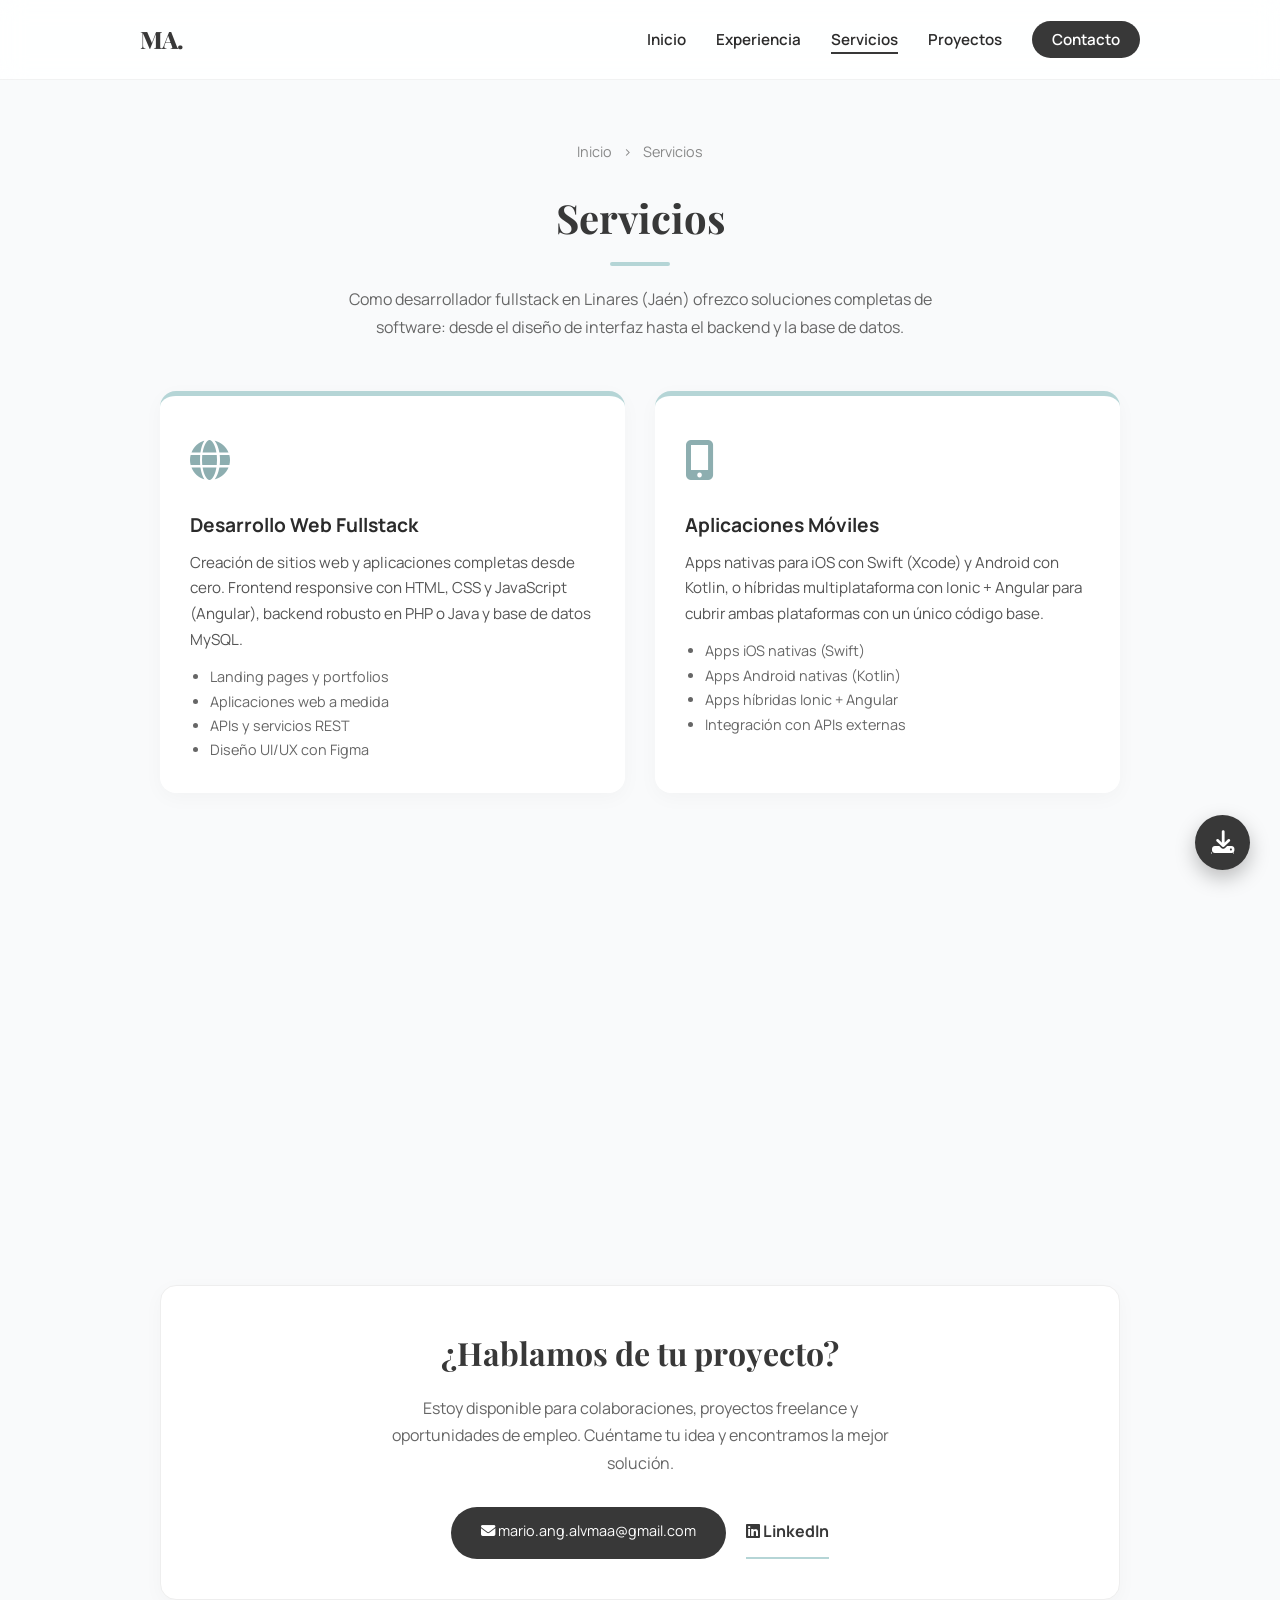
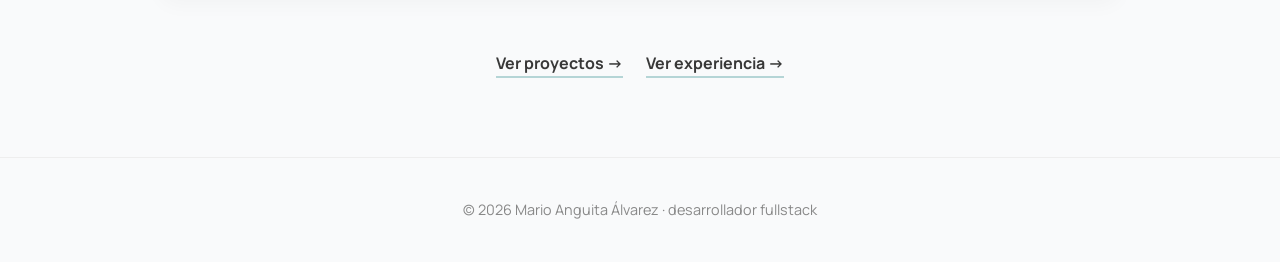
<file: servicios.html>
<!DOCTYPE html>
<html lang="es-ES">
<head>
    <meta charset="UTF-8">
    <meta name="viewport" content="width=device-width, initial-scale=1.0">
    <meta name="description" content="Servicios de desarrollo fullstack de Mario Anguita Álvarez: desarrollo web, aplicaciones móviles, backend, mantenimiento y videojuegos. Desarrollador en Linares, Jaén.">
    <meta name="keywords" content="servicios desarrollador fullstack, desarrollo web Jaén, aplicaciones móviles Linares, backend Java PHP, mantenimiento web, freelance desarrollador Jaén">
    <meta name="robots" content="index, follow, max-image-preview:large, max-snippet:-1, max-video-preview:-1">
    <meta name="author" content="Mario Anguita Álvarez">
    <meta name="theme-color" content="#383838">
    <link rel="canonical" href="https://m4rt0-dev.es/servicios.html">
    <link rel="alternate" hreflang="es-ES" href="https://m4rt0-dev.es/servicios.html">
    <link rel="alternate" hreflang="x-default" href="https://m4rt0-dev.es/servicios.html">
    <link rel="sitemap" type="application/xml" title="Sitemap" href="https://m4rt0-dev.es/sitemap.xml">
    <link rel="icon" type="image/svg+xml" href="./favicon.svg">
    <link rel="shortcut icon" href="./favicon.svg">
    <link rel="apple-touch-icon" href="./Perfil.jpg">
    <link rel="manifest" href="./site.webmanifest">
    <meta property="og:type" content="website">
    <meta property="og:locale" content="es_ES">
    <meta property="og:site_name" content="Portfolio - Mario Anguita Álvarez">
    <meta property="og:title" content="Servicios | Mario Anguita Álvarez - Desarrollador Fullstack en Jaén">
    <meta property="og:description" content="Servicios de desarrollo fullstack de Mario Anguita Álvarez: web, móvil, backend, mantenimiento y videojuegos. Linares, Jaén.">
    <meta property="og:url" content="https://m4rt0-dev.es/servicios.html">
    <meta property="og:image" content="https://m4rt0-dev.es/Perfil.jpg">
    <meta property="og:image:alt" content="Foto de perfil de Mario Anguita Álvarez">
    <meta name="twitter:card" content="summary_large_image">
    <meta name="twitter:title" content="Servicios | Mario Anguita Álvarez - Desarrollador Fullstack en Jaén">
    <meta name="twitter:description" content="Desarrollo web, apps móviles, backend, mantenimiento y videojuegos. Mario Anguita Álvarez, desarrollador fullstack en Linares, Jaén.">
    <meta name="twitter:image" content="https://m4rt0-dev.es/Perfil.jpg">
    <title>Servicios | Mario Anguita Álvarez - Desarrollador Fullstack en Jaén</title>
    <link rel="dns-prefetch" href="//fonts.googleapis.com">
    <link rel="dns-prefetch" href="//fonts.gstatic.com">
    <link rel="dns-prefetch" href="//cdnjs.cloudflare.com">
    <link rel="preconnect" href="https://fonts.googleapis.com">
    <link rel="preconnect" href="https://fonts.gstatic.com" crossorigin>
    <link rel="stylesheet" href="https://cdnjs.cloudflare.com/ajax/libs/font-awesome/6.4.0/css/all.min.css">
    <link href="https://fonts.googleapis.com/css2?family=Manrope:wght@300;400;600;800&family=Playfair+Display:ital,wght@0,600;1,600&display=swap" rel="stylesheet">
    <link rel="stylesheet" href="style.min.css">
    <script type="application/ld+json">
    {
      "@context": "https://schema.org",
      "@graph": [
        {
          "@type": "BreadcrumbList",
          "itemListElement": [
            {
              "@type": "ListItem",
              "position": 1,
              "name": "Inicio",
              "item": "https://m4rt0-dev.es/"
            },
            {
              "@type": "ListItem",
              "position": 2,
              "name": "Servicios",
              "item": "https://m4rt0-dev.es/servicios.html"
            }
          ]
        },
        {
          "@type": "WebPage",
          "@id": "https://m4rt0-dev.es/servicios.html#page",
          "url": "https://m4rt0-dev.es/servicios.html",
          "name": "Servicios de Desarrollo Fullstack - Mario Anguita Álvarez",
          "description": "Servicios de desarrollo fullstack, aplicaciones web, móviles, backend y mantenimiento ofrecidos por Mario Anguita Álvarez, desarrollador en Linares, Jaén.",
          "inLanguage": "es-ES",
          "about": { "@type": "Person", "name": "Mario Anguita Álvarez", "url": "https://m4rt0-dev.es/" }
        },
        {
          "@type": "Service",
          "name": "Desarrollo Web Fullstack",
          "description": "Creación de sitios web y aplicaciones web completas, desde el diseño responsive en HTML/CSS/JavaScript hasta el backend en PHP o Java con base de datos MySQL.",
          "provider": {
            "@type": "Person",
            "name": "Mario Anguita Álvarez",
            "url": "https://m4rt0-dev.es/",
            "address": { "@type": "PostalAddress", "addressLocality": "Linares", "addressRegion": "Jaén", "addressCountry": "ES" }
          },
          "serviceType": "Desarrollo de software",
          "areaServed": { "@type": "Country", "name": "España" }
        },
        {
          "@type": "Service",
          "name": "Desarrollo de Aplicaciones Móviles",
          "description": "Aplicaciones móviles nativas para iOS (Swift) y Android (Kotlin), o híbridas multiplataforma con Ionic y Angular para cubrir ambas plataformas con un solo código base.",
          "provider": {
            "@type": "Person",
            "name": "Mario Anguita Álvarez",
            "url": "https://m4rt0-dev.es/"
          },
          "serviceType": "Desarrollo de aplicaciones móviles",
          "areaServed": { "@type": "Country", "name": "España" }
        },
        {
          "@type": "Service",
          "name": "Mantenimiento y Actualización de Software",
          "description": "Mantenimiento, corrección de errores y actualización de aplicaciones web, bases de datos MySQL y proyectos de software existentes para garantizar su correcto funcionamiento.",
          "provider": {
            "@type": "Person",
            "name": "Mario Anguita Álvarez",
            "url": "https://m4rt0-dev.es/"
          },
          "serviceType": "Mantenimiento de software",
          "areaServed": { "@type": "Country", "name": "España" }
        },
        {
          "@type": "Service",
          "name": "Desarrollo de Videojuegos y Experiencias Interactivas",
          "description": "Diseño e implementación de videojuegos 2D/3D y experiencias interactivas con Unity y C#, o scripting en Lua/GLua para personalización de entornos de juego.",
          "provider": {
            "@type": "Person",
            "name": "Mario Anguita Álvarez",
            "url": "https://m4rt0-dev.es/"
          },
          "serviceType": "Desarrollo de videojuegos",
          "areaServed": { "@type": "Country", "name": "España" }
        }
      ]
    }
    </script>
</head>
<body>
    <nav class="glass-nav" aria-label="Navegación principal">
        <div class="nav-container">
            <a href="/" class="nav-logo">MA.</a>
            <button class="nav-toggle" type="button" aria-label="Abrir menú" aria-expanded="false" aria-controls="main-nav-links">
                <span></span>
                <span></span>
                <span></span>
            </button>
            <ul class="nav-links" id="main-nav-links">
                <li><a href="/">Inicio</a></li>
                <li><a href="/experiencia.html">Experiencia</a></li>
                <li><a href="/servicios.html" class="active-link">Servicios</a></li>
                <li><a href="/proyectos.html">Proyectos</a></li>
                <li><a href="mailto:mario.ang.alvmaa@gmail.com" class="btn-contact nav-contact">Contacto</a></li>
            </ul>
        </div>
    </nav>

    <main style="padding-top: 80px;">
        <div class="main-content">

            <header class="section-header" style="margin-top: 60px; margin-bottom: 50px;">
                <nav aria-label="Breadcrumb" style="margin-bottom: 20px; font-size: 0.9rem; color: #888;">
                    <a href="/" style="color: #888; text-decoration: none;">Inicio</a>
                    <span style="margin: 0 8px;">›</span>
                    <span>Servicios</span>
                </nav>
                <h1 class="section-title">Servicios</h1>
                <div class="separator"></div>
                <p style="color: #666; margin-top: 20px; max-width: 600px; margin-left: auto; margin-right: auto;">
                    Como desarrollador fullstack en Linares (Jaén) ofrezco soluciones completas de software: 
                    desde el diseño de interfaz hasta el backend y la base de datos.
                </p>
            </header>

            <section aria-label="Servicios de desarrollo">
                <div class="grid-2-col" style="gap: 30px;">

                    <article class="education-card scroll-trigger" style="flex-direction: column; gap: 15px;">
                        <div style="font-size: 2.5rem; color: var(--accent-dark);">
                            <i class="fa-solid fa-globe"></i>
                        </div>
                        <div>
                            <h2 style="font-size: 1.2rem; margin-bottom: 8px;">Desarrollo Web Fullstack</h2>
                            <p style="color: #555; font-size: 0.95rem;">
                                Creación de sitios web y aplicaciones completas desde cero. 
                                Frontend responsive con HTML, CSS y JavaScript (Angular),
                                backend robusto en PHP o Java y base de datos MySQL.
                            </p>
                            <ul style="margin-top: 12px; padding-left: 20px; color: #666; font-size: 0.9rem;">
                                <li>Landing pages y portfolios</li>
                                <li>Aplicaciones web a medida</li>
                                <li>APIs y servicios REST</li>
                                <li>Diseño UI/UX con Figma</li>
                            </ul>
                        </div>
                    </article>

                    <article class="education-card scroll-trigger" style="flex-direction: column; gap: 15px;">
                        <div style="font-size: 2.5rem; color: var(--accent-dark);">
                            <i class="fa-solid fa-mobile-screen-button"></i>
                        </div>
                        <div>
                            <h2 style="font-size: 1.2rem; margin-bottom: 8px;">Aplicaciones Móviles</h2>
                            <p style="color: #555; font-size: 0.95rem;">
                                Apps nativas para iOS con Swift (Xcode) y Android con Kotlin, 
                                o híbridas multiplataforma con Ionic + Angular para cubrir 
                                ambas plataformas con un único código base.
                            </p>
                            <ul style="margin-top: 12px; padding-left: 20px; color: #666; font-size: 0.9rem;">
                                <li>Apps iOS nativas (Swift)</li>
                                <li>Apps Android nativas (Kotlin)</li>
                                <li>Apps híbridas Ionic + Angular</li>
                                <li>Integración con APIs externas</li>
                            </ul>
                        </div>
                    </article>

                    <article class="education-card scroll-trigger" style="flex-direction: column; gap: 15px;">
                        <div style="font-size: 2.5rem; color: var(--accent-dark);">
                            <i class="fa-solid fa-database"></i>
                        </div>
                        <div>
                            <h2 style="font-size: 1.2rem; margin-bottom: 8px;">Mantenimiento y Actualización</h2>
                            <p style="color: #555; font-size: 0.95rem;">
                                Mantenimiento preventivo y correctivo de aplicaciones web, 
                                optimización de bases de datos MySQL y actualización de 
                                proyectos existentes para garantizar su correcto funcionamiento.
                            </p>
                            <ul style="margin-top: 12px; padding-left: 20px; color: #666; font-size: 0.9rem;">
                                <li>Corrección de errores y bugs</li>
                                <li>Optimización de rendimiento</li>
                                <li>Actualización de dependencias</li>
                                <li>Mantenimiento de BBDD MySQL</li>
                            </ul>
                        </div>
                    </article>

                    <article class="education-card scroll-trigger" style="flex-direction: column; gap: 15px;">
                        <div style="font-size: 2.5rem; color: var(--accent-dark);">
                            <i class="fa-brands fa-unity"></i>
                        </div>
                        <div>
                            <h2 style="font-size: 1.2rem; margin-bottom: 8px;">Videojuegos y Experiencias Interactivas</h2>
                            <p style="color: #555; font-size: 0.95rem;">
                                Diseño e implementación de videojuegos y experiencias interactivas 
                                con Unity y C#. También scripting en Lua y GLua para 
                                personalización avanzada de entornos de juego.
                            </p>
                            <ul style="margin-top: 12px; padding-left: 20px; color: #666; font-size: 0.9rem;">
                                <li>Videojuegos 2D y 3D con Unity</li>
                                <li>Mecánicas de juego con C#</li>
                                <li>Scripting Lua / GLua</li>
                                <li>Prototipado rápido</li>
                            </ul>
                        </div>
                    </article>

                </div>
            </section>

            <section style="background: var(--white); border-radius: 16px; padding: 40px; margin-top: 60px; text-align: center; box-shadow: 0 5px 20px rgba(0,0,0,0.03); border: 1px solid #eee;" aria-label="Contacto">
                <h2 style="font-family: 'Playfair Display', serif; font-size: 2rem; color: var(--primary-bg); margin-bottom: 15px;">¿Hablamos de tu proyecto?</h2>
                <p style="color: #666; max-width: 500px; margin: 0 auto 30px auto;">
                    Estoy disponible para colaboraciones, proyectos freelance y oportunidades de empleo.
                    Cuéntame tu idea y encontramos la mejor solución.
                </p>
                <div style="display: flex; gap: 20px; justify-content: center; flex-wrap: wrap;">
                    <a href="mailto:mario.ang.alvmaa@gmail.com" class="btn-contact" style="display: inline-block; padding: 12px 30px;">
                        <i class="fa-solid fa-envelope"></i> mario.ang.alvmaa@gmail.com
                    </a>
                    <a href="https://www.linkedin.com/in/mario-ang/" class="btn-social" target="_blank" rel="noopener noreferrer" style="line-height: 48px;">
                        <i class="fa-brands fa-linkedin"></i> LinkedIn
                    </a>
                </div>
            </section>

            <section style="margin-top: 50px; text-align: center;">
                <a href="/proyectos.html" class="btn-social" style="margin-right: 20px;">Ver proyectos →</a>
                <a href="/experiencia.html" class="btn-social">Ver experiencia →</a>
            </section>

        </div>
    </main>

    <footer class="main-footer">
        <p>© 2026 Mario Anguita Álvarez · desarrollador fullstack</p>
    </footer>

    <a href="cv.pdf" download="CV_Mario_Anguita.pdf" class="pdf-fab" title="Descargar CV en PDF">
        <i class="fa-solid fa-download"></i>
    </a>

    <script>
        const observer = new IntersectionObserver((entries) => {
            entries.forEach(entry => {
                if (entry.isIntersecting) entry.target.classList.add('is-visible');
                else entry.target.classList.remove('is-visible');
            });
        }, { threshold: 0.1 });
        document.querySelectorAll('.scroll-trigger').forEach(el => observer.observe(el));

        const navToggle = document.querySelector('.nav-toggle');
        const navLinks = document.querySelector('.nav-links');

        if (navToggle && navLinks) {
            const closeMenu = () => {
                navLinks.classList.remove('nav-open');
                navToggle.classList.remove('is-open');
                navToggle.setAttribute('aria-expanded', 'false');
                navToggle.setAttribute('aria-label', 'Abrir menú');
            };

            navToggle.addEventListener('click', () => {
                const isOpen = navLinks.classList.toggle('nav-open');
                navToggle.classList.toggle('is-open', isOpen);
                navToggle.setAttribute('aria-expanded', String(isOpen));
                navToggle.setAttribute('aria-label', isOpen ? 'Cerrar menú' : 'Abrir menú');
            });

            navLinks.addEventListener('click', (event) => { if (event.target.closest('a')) closeMenu(); });
            window.addEventListener('resize', () => { if (window.innerWidth > 768) closeMenu(); });
            document.addEventListener('keydown', (event) => { if (event.key === 'Escape') closeMenu(); });
        }
    </script>
</body>
</html>
</file>
<file: style.min.css>
:root {
    /* Paleta Original pero refinada */
    --primary-bg: #383838;    /* Gris Oscuro */
    --accent-bg: #B5D5D6;     /* Azul Turquesa Claro */
    --accent-dark: #8daeb0;   /* Azul Turquesa Oscuro para hover/bordes */
    --text-dark: #2b2b2b;
    --text-light: #f5f5f5;
    --white: #ffffff;
    --bg-page: #f9fafb;
    
    /* Variables de diseño */
    --nav-height: 80px;
    --max-width: 1000px;
    --border-radius: 16px;
    --transition-speed: 0.6s;
}

* { margin: 0; padding: 0; box-sizing: border-box; }
html { scroll-behavior: smooth; }

body {
    font-family: 'Manrope', sans-serif;
    background-color: var(--bg-page);
    color: var(--text-dark);
    line-height: 1.7;
    overflow-x: hidden; /* Evita scroll horizontal accidental */
}

.seo-fallback {
    position: absolute;
    width: 1px;
    height: 1px;
    padding: 0;
    margin: -1px;
    overflow: hidden;
    clip: rect(0, 0, 0, 0);
    white-space: nowrap;
    border: 0;
}

/* --- 1. GLASS NAVBAR --- */
.glass-nav {
    position: fixed;
    top: 0;
    width: 100%;
    height: var(--nav-height);
    background: rgba(255, 255, 255, 0.85);
    backdrop-filter: blur(12px); /* Efecto vidrio */
    -webkit-backdrop-filter: blur(12px);
    border-bottom: 1px solid rgba(0,0,0,0.05);
    z-index: 1000;
    display: flex;
    justify-content: center;
    transition: all 0.3s ease;
}

.nav-container {
    width: 90%;
    max-width: var(--max-width);
    display: flex;
    justify-content: space-between;
    align-items: center;
}

.nav-logo {
    font-family: 'Playfair Display', serif;
    font-weight: 800;
    font-size: 1.5rem;
    color: var(--primary-bg);
    text-decoration: none;
    letter-spacing: -1px;
}

.nav-links {
    display: flex;
    list-style: none;
    gap: 30px;
}

.nav-toggle {
    display: none;
    border: none;
    background: transparent;
    width: 44px;
    height: 44px;
    cursor: pointer;
    align-items: center;
    justify-content: center;
    flex-direction: column;
    gap: 5px;
    padding: 0;
}

.nav-toggle span {
    width: 24px;
    height: 2px;
    background-color: var(--primary-bg);
    transition: transform 0.25s ease, opacity 0.25s ease;
}

.nav-links a {
    text-decoration: none;
    color: var(--text-dark);
    font-weight: 600;
    font-size: 0.95rem;
    position: relative;
    transition: color 0.3s;
}

/* Efecto subrayado animado del menú */
.nav-links a::after {
    content: '';
    position: absolute;
    width: 0;
    height: 2px;
    bottom: -4px;
    left: 0;
    background-color: var(--primary-bg);
    transition: width 0.3s;
}

.nav-links a:hover::after,
.nav-links a.active-link::after {
    width: 100%;
}

.nav-links a.btn-contact {
    color: var(--white);
}

.btn-contact {
    padding: 8px 20px;
    background-color: var(--primary-bg);
    color: var(--white);
    text-decoration: none;
    border-radius: 30px;
    font-size: 0.9rem;
    transition: transform 0.2s, background 0.2s;
}
.btn-contact:hover {
    background-color: #000;
    transform: translateY(-2px);
}

/* --- 2. ANIMACIONES BIDIRECCIONALES (SCROLL) --- */
/* Estado Base (Invisible) */
.scroll-trigger {
    opacity: 0;
    transform: translateY(50px) scale(0.95); /* Baja y encoge un poco */
    transition: opacity var(--transition-speed) ease-out, 
                transform var(--transition-speed) ease-out;
    will-change: opacity, transform;
}

/* Estado Visible (Activo) */
.is-visible {
    opacity: 1;
    transform: translateY(0) scale(1);
}

/* --- 3. LAYOUT & SECTIONS --- */
.main-content {
    max-width: var(--max-width);
    margin: 0 auto;
    padding: 0 20px 80px 20px;
}

.section-block {
    margin-bottom: 100px; /* Espacio generoso entre secciones */
    padding-top: var(--nav-height); /* Offset para el ancla del menú */
    margin-top: -var(--nav-height); 
}

.section-header {
    text-align: center;
    margin-bottom: 50px;
}

.section-title {
    font-family: 'Playfair Display', serif;
    font-size: 2.5rem;
    color: var(--primary-bg);
    margin-bottom: 10px;
}

.separator {
    width: 60px;
    height: 4px;
    background-color: var(--accent-bg);
    margin: 0 auto;
    border-radius: 2px;
}

/* HERO SECTION */
.hero-section {
    min-height: 100vh;
    display: flex;
    align-items: center;
    justify-content: center;
    padding-top: var(--nav-height);
    background: linear-gradient(to bottom, #f0f4f4 0%, var(--white) 100%);
}

.hero-container {
    max-width: var(--max-width);
    width: 90%;
    display: flex;
    align-items: center;
    justify-content: space-between;
    gap: 50px;
}

.hero-text { flex: 1; }
.hero-visual { flex: 1; display: flex; justify-content: center; }

.greeting {
    display: block;
    font-size: 1.1rem;
    color: var(--accent-dark);
    font-weight: 700;
    margin-bottom: 10px;
    text-transform: uppercase;
    letter-spacing: 2px;
}

.hero-text h1 {
    font-family: 'Playfair Display', serif;
    font-size: 4rem;
    line-height: 1.1;
    color: var(--primary-bg);
    margin-bottom: 10px;
}

.subtitle {
    font-size: 1.5rem;
    color: #666;
    margin-bottom: 25px;
    font-weight: 400;
}

.summary {
    color: #555;
    margin-bottom: 30px;
    max-width: 500px;
}

.hero-actions {
    display: flex;
    gap: 20px;
    align-items: center;
}

.btn-social {
    color: var(--primary-bg);
    text-decoration: none;
    font-weight: 700;
    border-bottom: 2px solid var(--accent-bg);
    padding-bottom: 2px;
    transition: 0.2s;
}
.btn-social:hover { border-color: var(--primary-bg); }

.image-wrapper img {
    width: 350px;
    height: 350px;
    object-fit: cover;
    border-radius: 30% 70% 70% 30% / 30% 30% 70% 70%; /* Forma orgánica "blob" */
    box-shadow: 20px 20px 0px var(--accent-bg);
    transition: 0.5s ease-in-out;
}
.image-wrapper img:hover {
    border-radius: 50%;
    transform: scale(1.02);
}

/* CARDS DE EXPERIENCIA */
.timeline-container {
    border-left: 2px solid var(--accent-bg);
    padding-left: 30px;
}

.timeline-card {
    position: relative;
    background: var(--white);
    padding: 30px;
    border-radius: var(--border-radius);
    box-shadow: 0 10px 30px rgba(0,0,0,0.03);
    margin-bottom: 30px;
    border: 1px solid rgba(0,0,0,0.02);
    transition: transform 0.3s;
}

.timeline-card:hover { transform: translateY(-5px); box-shadow: 0 15px 40px rgba(0,0,0,0.08); }

.timeline-card::before {
    content: '';
    position: absolute;
    left: -37px;
    top: 35px;
    width: 12px;
    height: 12px;
    background: var(--primary-bg);
    border-radius: 50%;
    border: 4px solid var(--white);
    box-shadow: 0 0 0 2px var(--accent-bg);
}

.card-date {
    display: inline-block;
    background: var(--accent-bg);
    padding: 4px 12px;
    border-radius: 20px;
    font-size: 0.8rem;
    font-weight: 700;
    margin-bottom: 15px;
    color: #2c4a4c;
}

.card-content h3 { font-size: 1.3rem; margin-bottom: 5px; }
.card-content h4 { color: #666; margin-bottom: 15px; font-weight: 400; }
.card-content ul { padding-left: 20px; color: #555; }

/* EDUCACIÓN (GRID) */
.grid-2-col {
    display: grid;
    grid-template-columns: 1fr 1fr;
    gap: 30px;
}

.education-card {
    background: var(--white);
    padding: 30px;
    border-radius: var(--border-radius);
    border-top: 5px solid var(--accent-bg);
    box-shadow: 0 5px 20px rgba(0,0,0,0.03);
    display: flex;
    gap: 20px;
}

.edu-icon {
    font-size: 2rem;
    color: var(--accent-dark);
}

.edu-info h3 { font-size: 1.1rem; }
.institution { display: block; font-weight: 700; color: #555; font-size: 0.9rem; }
.year { color: #999; font-size: 0.85rem; margin-bottom: 10px; display: block; }
.details { font-size: 0.9rem; color: #666; font-style: italic; }

/* SKILLS */
.skills-wrapper {
    display: flex;
    gap: 50px;
}

.skills-col { flex: 1; }
.col-title { margin-bottom: 25px; border-bottom: 1px solid #eee; padding-bottom: 10px; font-family: 'Playfair Display', serif; }

.tech-item { margin-bottom: 20px; }
.tech-header { display: flex; justify-content: space-between; margin-bottom: 5px; font-weight: 600; font-size: 0.95rem; }
.skill-track { width: 100%; height: 8px; background: #eee; border-radius: 4px; overflow: hidden; }
.skill-progress { height: 100%; background: var(--primary-bg); border-radius: 4px; }

.lang-grid { display: grid; grid-template-columns: 1fr 1fr; gap: 15px; margin-bottom: 30px; }
.lang-box { background: var(--white); padding: 15px; border-radius: 10px; box-shadow: 0 2px 10px rgba(0,0,0,0.02); text-align: center; border: 1px solid #eee; margin-bottom: 30px; }
.lang-name { display: block; font-weight: 700; }
.lang-level { color: var(--accent-dark); font-size: 0.9rem; }

.soft-tags { display: flex; flex-wrap: wrap; gap: 10px; }
.pill { background: var(--accent-bg); padding: 6px 14px; border-radius: 20px; font-size: 0.85rem; color: #1a3334; font-weight: 600; }

/* FOOTER & BUTTON */
.main-footer { text-align: center; color: #888; padding: 40px 0; font-size: 0.9rem; border-top: 1px solid #eee; }

.pdf-fab {
    position: fixed;
    bottom: 30px;
    right: 30px;
    width: 55px;
    height: 55px;
    background-color: var(--primary-bg);
    color: var(--white);
    border-radius: 50%;
    display: flex;
    align-items: center;
    justify-content: center;
    font-size: 1.4rem;
    box-shadow: 0 8px 20px rgba(0,0,0,0.25);
    z-index: 2000;
    transition: transform 0.3s;
}
.pdf-fab:hover { transform: translateY(-5px) rotate(10deg); background-color: #000; }

/* RESPONSIVE */
@media (max-width: 768px) {
    .nav-container { position: relative; }
    .nav-toggle { display: inline-flex; }
    .nav-toggle.is-open span:nth-child(1) { transform: translateY(7px) rotate(45deg); }
    .nav-toggle.is-open span:nth-child(2) { opacity: 0; }
    .nav-toggle.is-open span:nth-child(3) { transform: translateY(-7px) rotate(-45deg); }
    .nav-links {
        display: none;
        position: absolute;
        top: calc(100% + 10px);
        right: 0;
        flex-direction: column;
        align-items: stretch;
        gap: 14px;
        width: min(280px, 85vw);
        padding: 18px;
        border-radius: 14px;
        background: var(--white);
        box-shadow: 0 12px 28px rgba(0, 0, 0, 0.14);
    }
    .nav-links.nav-open { display: flex; }
    .nav-contact {
        display: inline-block;
        width: 100%;
        text-align: center;
        margin-top: 4px;
        color: var(--white);
    }
    .hero-container { flex-direction: column-reverse; text-align: center; }
    .hero-text h1 { font-size: 2.5rem; }
    .hero-actions { justify-content: center; }
    .image-wrapper img { width: 250px; height: 250px; }
    .grid-2-col, .skills-wrapper { flex-direction: column; display: flex; }
    .timeline-container { border-left: none; padding-left: 0; }
    .timeline-card::before { display: none; } /* Quitar puntos línea tiempo en móvil */
}
</file>
